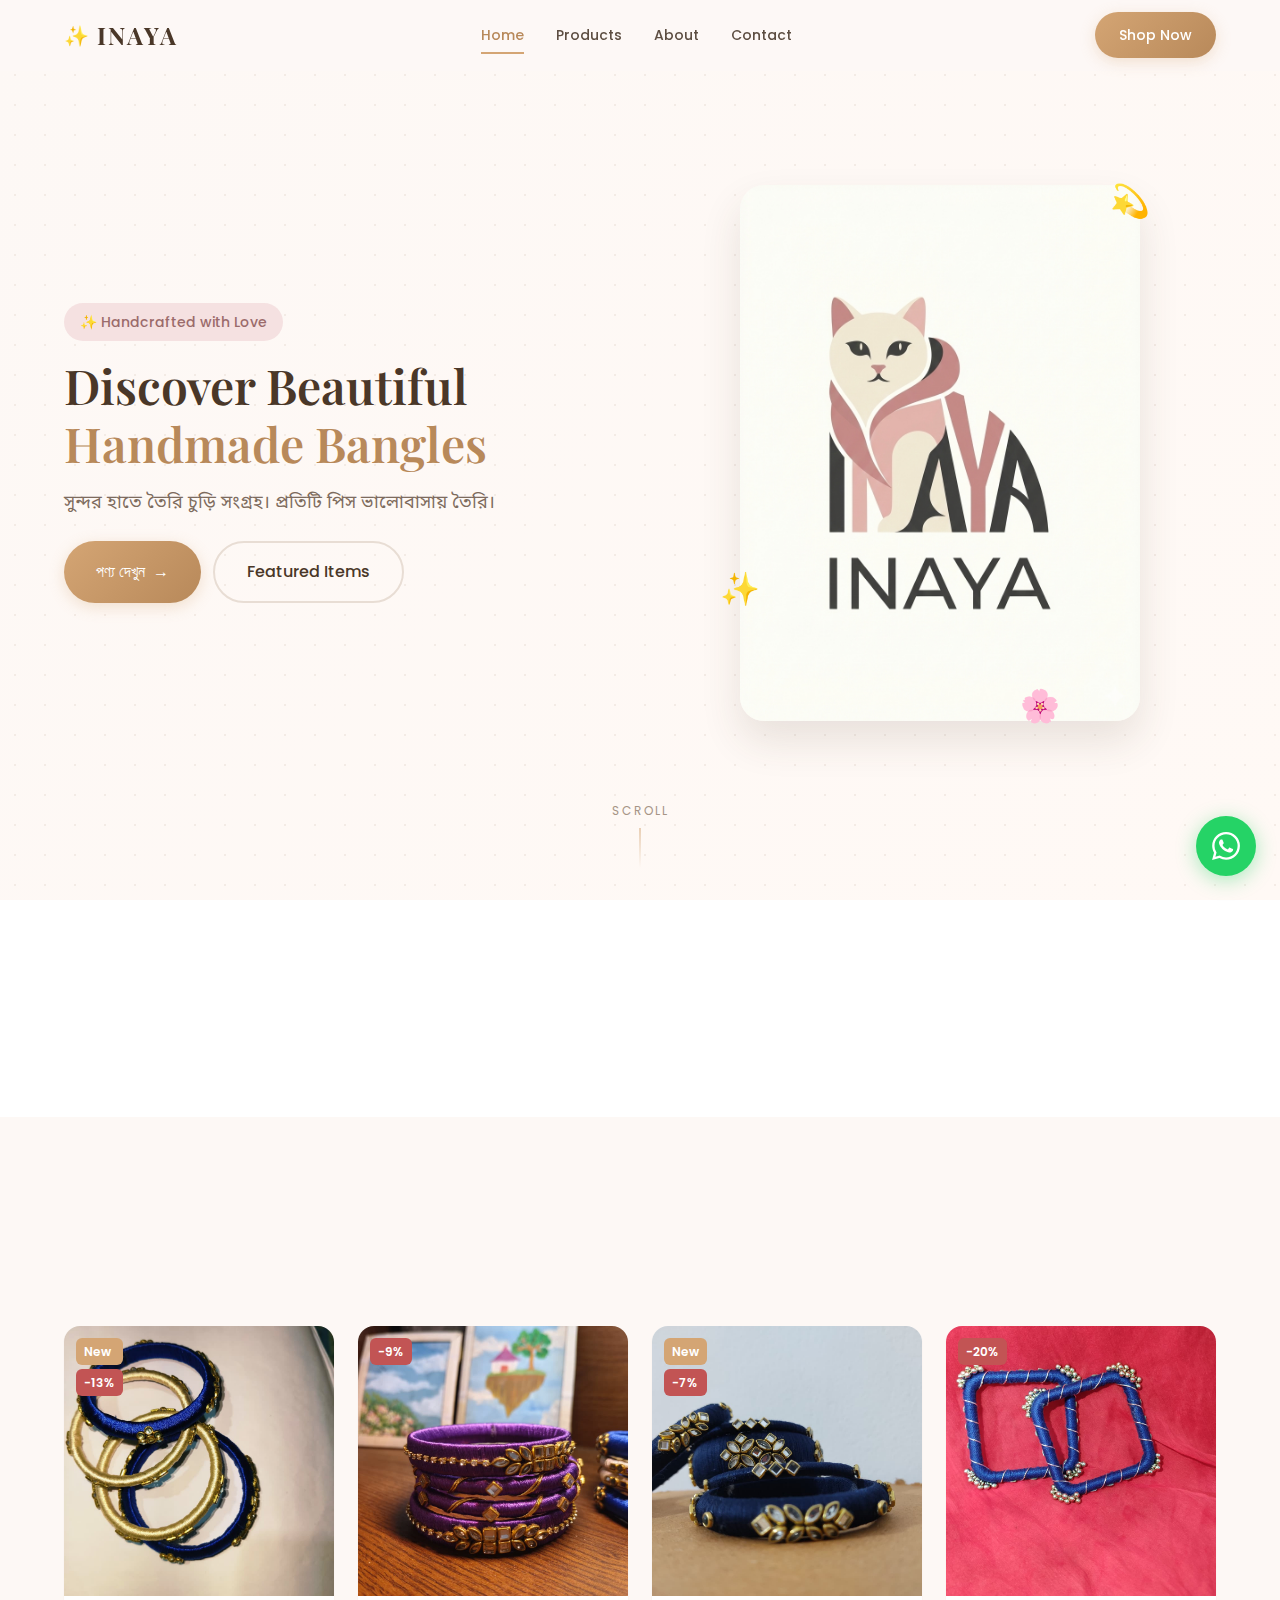
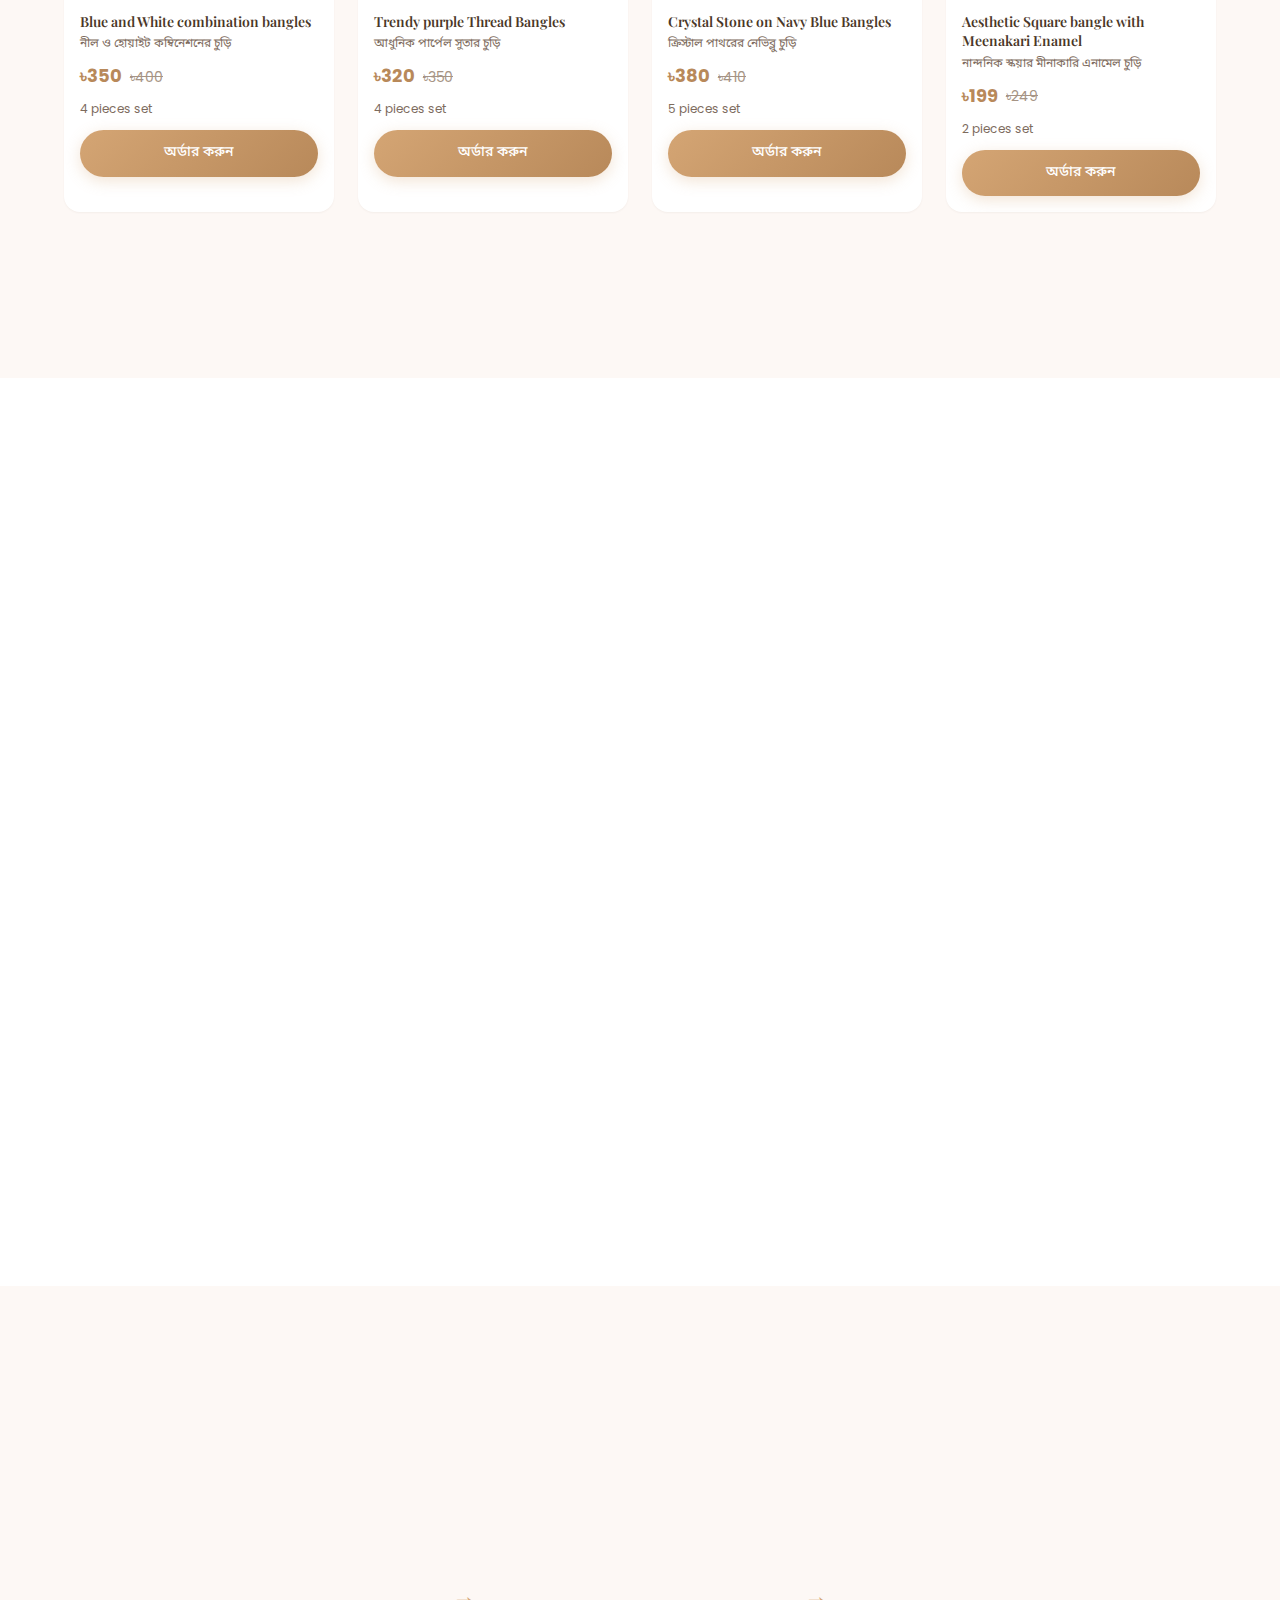
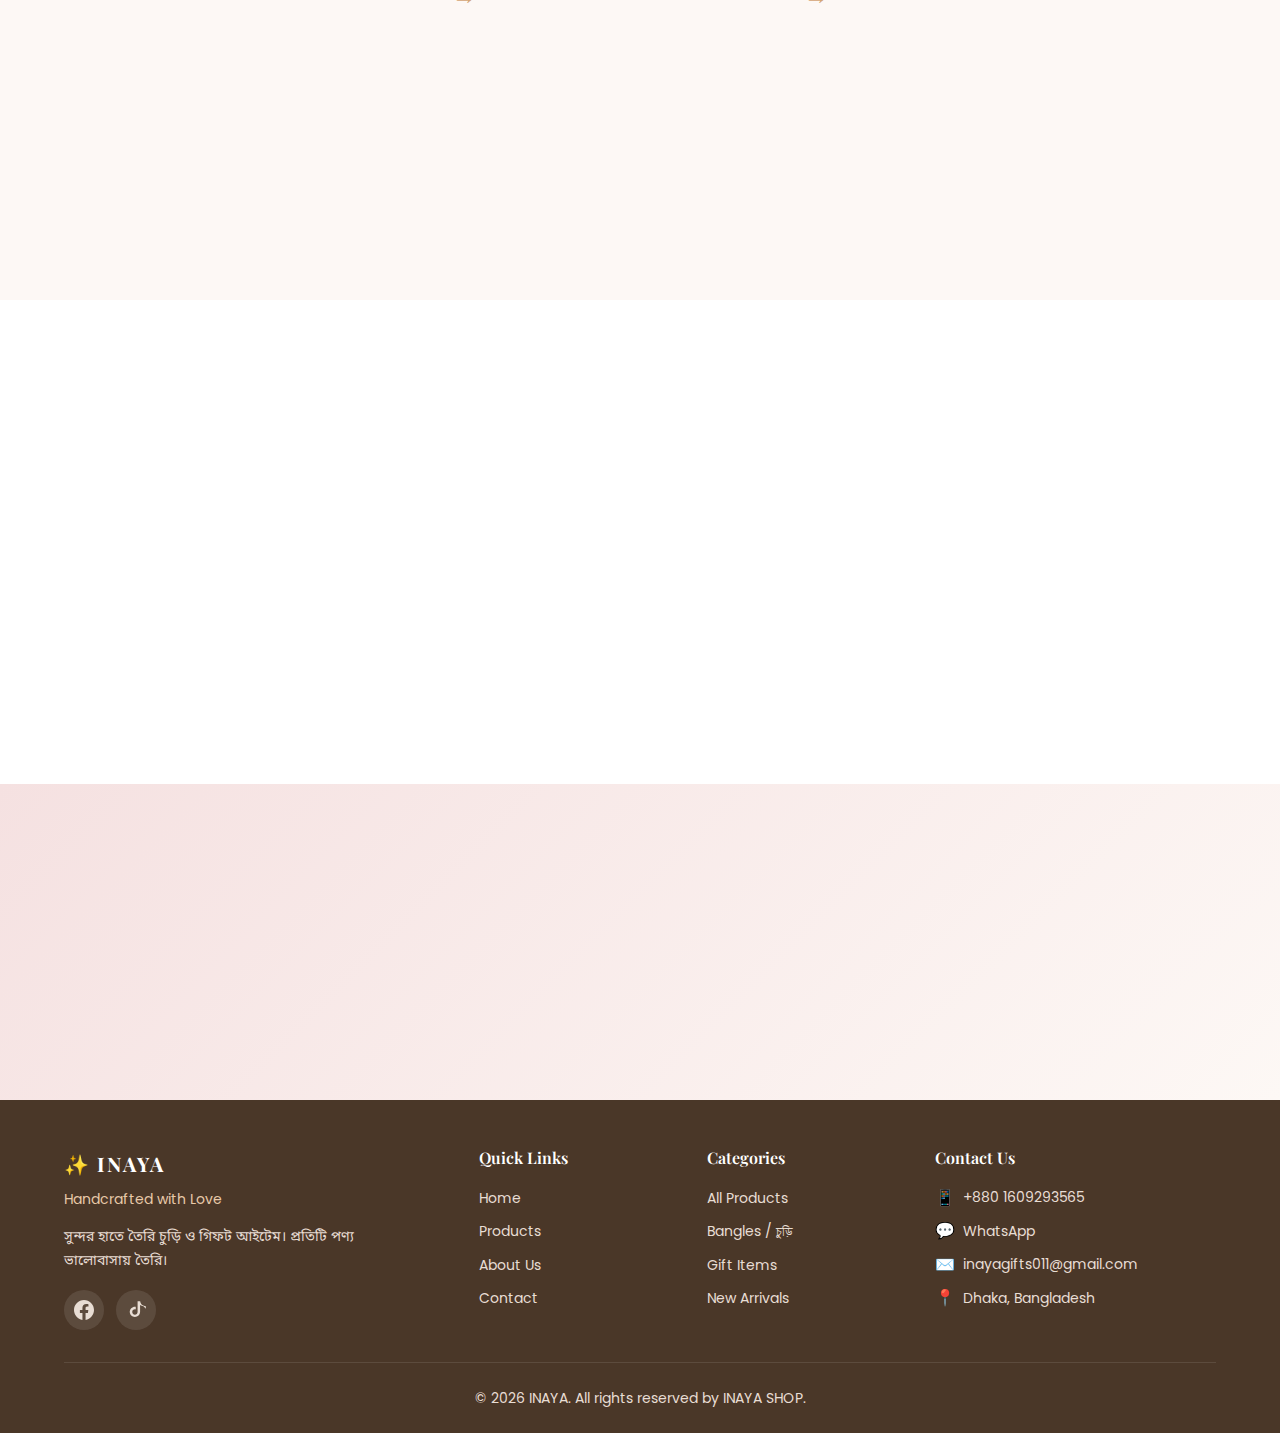
<file: index.html>
<!DOCTYPE html>
<html lang="bn">
<head>
    <meta charset="UTF-8">
    <meta name="viewport" content="width=device-width, initial-scale=1.0">
    <meta name="description" content="INAYA - হাতে তৈরি চুড়ি ও গিফট আইটেম। সুন্দর, সাশ্রয়ী এবং ভালোবাসায় তৈরি।">
    <meta name="theme-color" content="#D4A574">
    
    <title>INAYA - Handcrafted Bangles & Gifts</title>
    
    <!-- Fonts -->
    <link rel="preconnect" href="https://fonts.googleapis.com">
    <link rel="preconnect" href="https://fonts.gstatic.com" crossorigin>
    <link href="https://fonts.googleapis.com/css2?family=Playfair+Display:wght@400;500;600;700&family=Poppins:wght@300;400;500;600&family=Noto+Sans+Bengali:wght@400;500;600&display=swap" rel="stylesheet">
    
    <!-- Styles -->
    <link rel="stylesheet" href="css/style.css">
    
    <!-- Favicon -->
    <link rel="icon" type="image/svg+xml" href="data:image/svg+xml,<svg xmlns='http://www.w3.org/2000/svg' viewBox='0 0 100 100'><text y='.9em' font-size='90'>💫</text></svg>">
</head>

<body data-page="home">
    
    <!-- ═══════════════════════════════════════════════════════════ -->
    <!-- HEADER -->
    <!-- ═══════════════════════════════════════════════════════════ -->
    <header class="header">
        <div class="container header-container">
            <!-- Logo -->
            <a href="index.html" class="logo">
                <span class="logo-icon">✨</span>
                <span class="logo-text">INAYA</span>
            </a>
            
            <!-- Desktop Navigation -->
            <nav class="nav-desktop">
                <a href="index.html" class="nav-link active">Home</a>
                <a href="products.html" class="nav-link">Products</a>
                <a href="about.html" class="nav-link">About</a>
                <a href="contact.html" class="nav-link">Contact</a>
            </nav>
            
            <!-- CTA Button -->
            <a href="products.html" class="btn btn-primary header-cta">
                Shop Now
            </a>
            
            <!-- Mobile Menu Toggle -->
            <button class="menu-toggle" id="menu-toggle" aria-label="Open menu">
                <span class="menu-bar"></span>
                <span class="menu-bar"></span>
                <span class="menu-bar"></span>
            </button>
        </div>
    </header>
    
    <!-- Mobile Menu Overlay -->
    <div class="menu-overlay" id="menu-overlay"></div>
    
    <!-- Mobile Menu -->
    <div class="mobile-menu" id="mobile-menu">
        <button class="menu-close" id="menu-close" aria-label="Close menu">✕</button>
        <nav class="mobile-nav">
            <a href="index.html" class="mobile-nav-link active">Home</a>
            <a href="products.html" class="mobile-nav-link">Products</a>
            <a href="about.html" class="mobile-nav-link">About</a>
            <a href="contact.html" class="mobile-nav-link">Contact</a>
        </nav>
        <div class="mobile-menu-footer">
            <a href="products.html" class="btn btn-primary btn-block">Shop Now ✨</a>
        </div>
    </div>
    
    
    <!-- ═══════════════════════════════════════════════════════════ -->
    <!-- HERO SECTION -->
    <!-- ═══════════════════════════════════════════════════════════ -->
    <section class="hero">
        <div class="hero-bg-pattern"></div>
        <div class="container hero-container">
            <div class="hero-content">
                <span class="hero-tag animate-on-scroll">✨ Handcrafted with Love</span>
                <h1 class="hero-title animate-on-scroll">
                    Discover Beautiful
                    <span class="highlight">Handmade Bangles</span>
                </h1>
                <p class="hero-subtitle animate-on-scroll">
                    সুন্দর হাতে তৈরি চুড়ি সংগ্রহ। প্রতিটি পিস ভালোবাসায় তৈরি।
                </p>
                <div class="hero-buttons animate-on-scroll">
                    <a href="products.html" class="btn btn-primary btn-large">
                        <span>পণ্য দেখুন</span>
                        <span class="btn-icon">→</span>
                    </a>
                    <a href="#featured" class="btn btn-outline btn-large">
                        Featured Items
                    </a>
                </div>
            </div>
            <div class="hero-image animate-on-scroll">
                <div class="hero-image-wrapper">
                        <img 
                        src="./assets/images/inayaLogo2.png" 
                        alt="Beautiful handmade bangles"
                        class="hero-img"
                    >
                    <div class="hero-decoration hero-decoration-1">💫</div>
                    <div class="hero-decoration hero-decoration-2">✨</div>
                    <div class="hero-decoration hero-decoration-3">🌸</div>
                </div>
            </div>
        </div>
        <div class="hero-scroll-indicator">
            <span>Scroll</span>
            <div class="scroll-line"></div>
        </div>
    </section>
    
    
    <!-- ═══════════════════════════════════════════════════════════ -->
    <!-- FEATURES SECTION -->
    <!-- ═══════════════════════════════════════════════════════════ -->
    <section class="features">
        <div class="container">
            <div class="features-grid">
                <div class="feature-card animate-on-scroll">
                    <div class="feature-icon">🎁</div>
                    <h3>হাতে তৈরি</h3>
                    <p>প্রতিটি পণ্য যত্ন সহকারে হাতে তৈরি</p>
                </div>
                <div class="feature-card animate-on-scroll">
                    <div class="feature-icon">🚚</div>
                    <h3>সারাদেশে ডেলিভারি</h3>
                    <p>বাংলাদেশের যেকোনো জায়গায় পৌঁছে দিই</p>
                </div>
                <div class="feature-card animate-on-scroll">
                    <div class="feature-icon">💝</div>
                    <h3>সুন্দর প্যাকেজিং</h3>
                    <p>গিফট করার উপযোগী সুন্দর প্যাকেজিং</p>
                </div>
                <div class="feature-card animate-on-scroll">
                    <div class="feature-icon">💬</div>
                    <h3>সহজ অর্ডার</h3>
                    <p>WhatsApp এ সরাসরি অর্ডার করুন</p>
                </div>
            </div>
        </div>
    </section>
    
    
    <!-- ═══════════════════════════════════════════════════════════ -->
    <!-- FEATURED PRODUCTS SECTION -->
    <!-- ═══════════════════════════════════════════════════════════ -->
    <section class="featured-section" id="featured">
        <div class="container">
            <div class="section-header animate-on-scroll">
                <span class="section-tag">✨ Our Collection</span>
                <h2 class="section-title">জনপ্রিয় পণ্য</h2>
                <p class="section-subtitle">Featured Products</p>
            </div>
            
            <!-- Products will be loaded here by JavaScript -->
            <div class="products-grid" id="featured-products">
                <!-- Loading skeleton -->
                <div class="product-skeleton"></div>
                <div class="product-skeleton"></div>
                <div class="product-skeleton"></div>
                <div class="product-skeleton"></div>
            </div>
            
            <div class="section-footer animate-on-scroll">
                <a href="products.html" class="btn btn-outline btn-large">
                    সব পণ্য দেখুন
                    <span class="btn-icon">→</span>
                </a>
            </div>
        </div>
    </section>
    
    
    <!-- ═══════════════════════════════════════════════════════════ -->
    <!-- ABOUT PREVIEW SECTION -->
    <!-- ═══════════════════════════════════════════════════════════ -->
    <section class="about-preview">
        <div class="container">
            <div class="about-preview-grid">
                <div class="about-preview-image animate-on-scroll">
                    <img 
                        src="./assets/images/iconic2.jpg" 
                        alt="Handmade bangles crafting"
                    >
                    <div class="about-preview-badge">
                        <span class="badge-number">20+</span>
                        <span class="badge-text">Happy Customers</span>
                    </div>
                </div>
                <div class="about-preview-content animate-on-scroll">
                    <span class="section-tag">✨ About INAYA</span>
                    <h2 class="section-title">ভালোবাসায় তৈরি</h2>
                    <p class="about-preview-text">
                        INAYA হলো একটি ছোট্ট উদ্যোগ যেখানে আমরা সুন্দর হাতে তৈরি চুড়ি ও গিফট আইটেম তৈরি করি। 
                        প্রতিটি পণ্য আমরা যত্ন সহকারে তৈরি করি এবং নিশ্চিত করি যে আপনি সেরা মানের পণ্য পান।
                    </p>
                    <p class="about-preview-text">
                        আমাদের লক্ষ্য হলো সাশ্রয়ী মূল্যে সুন্দর এবং মানসম্পন্ন পণ্য আপনাদের কাছে পৌঁছে দেওয়া।
                    </p>
                    <ul class="about-features-list">
                        <li>
                            <span class="check-icon">✓</span>
                            <span>১০০% হ্যান্ডমেড প্রোডাক্ট</span>
                        </li>
                        <li>
                            <span class="check-icon">✓</span>
                            <span>প্রিমিয়াম কোয়ালিটি ম্যাটেরিয়াল</span>
                        </li>
                        <li>
                            <span class="check-icon">✓</span>
                            <span>ক্যাশ অন ডেলিভারি সুবিধা</span>
                        </li>
                    </ul>
                    <a href="about.html" class="btn btn-primary">
                        আরও জানুন
                        <span class="btn-icon">→</span>
                    </a>
                </div>
            </div>
        </div>
    </section>
    
    
    <!-- ═══════════════════════════════════════════════════════════ -->
    <!-- HOW TO ORDER SECTION -->
    <!-- ═══════════════════════════════════════════════════════════ -->
    <section class="how-to-order">
        <div class="container">
            <div class="section-header animate-on-scroll">
                <span class="section-tag">📦 Easy Process</span>
                <h2 class="section-title">কিভাবে অর্ডার করবেন</h2>
                <p class="section-subtitle">Simple 3-Step Order Process</p>
            </div>
            
            <div class="steps-grid">
                <div class="step-card animate-on-scroll">
                    <div class="step-number">১</div>
                    <div class="step-icon">🛍️</div>
                    <h3>পণ্য নির্বাচন</h3>
                    <p>আমাদের কালেকশন থেকে পছন্দের চুড়ি বা গিফট বেছে নিন</p>
                </div>
                
                <div class="step-connector">→</div>
                
                <div class="step-card animate-on-scroll">
                    <div class="step-number">২</div>
                    <div class="step-icon">📝</div>
                    <h3>তথ্য দিন</h3>
                    <p>আপনার নাম, ফোন নম্বর ও ঠিকানা দিয়ে অর্ডার ফর্ম পূরণ করুন</p>
                </div>
                
                <div class="step-connector">→</div>
                
                <div class="step-card animate-on-scroll">
                    <div class="step-number">৩</div>
                    <div class="step-icon">📱</div>
                    <h3>WhatsApp এ পাঠান</h3>
                    <p>সরাসরি WhatsApp এ অর্ডার কনফার্ম করুন</p>
                </div>
            </div>
            
            <div class="order-cta animate-on-scroll">
                <p>কোন প্রশ্ন থাকলে সরাসরি যোগাযোগ করুন</p>
                <a href="https://wa.me/8801609293565" class="btn btn-whatsapp btn-large" target="_blank">
                    <span class="whatsapp-icon">
                        <svg viewBox="0 0 24 24" fill="currentColor" width="24" height="24">
                            <path d="M17.472 14.382c-.297-.149-1.758-.867-2.03-.967-.273-.099-.471-.148-.67.15-.197.297-.767.966-.94 1.164-.173.199-.347.223-.644.075-.297-.15-1.255-.463-2.39-1.475-.883-.788-1.48-1.761-1.653-2.059-.173-.297-.018-.458.13-.606.134-.133.298-.347.446-.52.149-.174.198-.298.298-.497.099-.198.05-.371-.025-.52-.075-.149-.669-1.612-.916-2.207-.242-.579-.487-.5-.669-.51-.173-.008-.371-.01-.57-.01-.198 0-.52.074-.792.372-.272.297-1.04 1.016-1.04 2.479 0 1.462 1.065 2.875 1.213 3.074.149.198 2.096 3.2 5.077 4.487.709.306 1.262.489 1.694.625.712.227 1.36.195 1.871.118.571-.085 1.758-.719 2.006-1.413.248-.694.248-1.289.173-1.413-.074-.124-.272-.198-.57-.347m-5.421 7.403h-.004a9.87 9.87 0 01-5.031-1.378l-.361-.214-3.741.982.998-3.648-.235-.374a9.86 9.86 0 01-1.51-5.26c.001-5.45 4.436-9.884 9.888-9.884 2.64 0 5.122 1.03 6.988 2.898a9.825 9.825 0 012.893 6.994c-.003 5.45-4.437 9.884-9.885 9.884m8.413-18.297A11.815 11.815 0 0012.05 0C5.495 0 .16 5.335.157 11.892c0 2.096.547 4.142 1.588 5.945L.057 24l6.305-1.654a11.882 11.882 0 005.683 1.448h.005c6.554 0 11.89-5.335 11.893-11.893a11.821 11.821 0 00-3.48-8.413z"/>
                        </svg>
                    </span>
                    <span>WhatsApp এ মেসেজ করুন</span>
                </a>
            </div>
        </div>
    </section>
    
    
    <!-- ═══════════════════════════════════════════════════════════ -->
    <!-- TESTIMONIALS SECTION -->
    <!-- ═══════════════════════════════════════════════════════════ -->
    <section class="testimonials">
        <div class="container">
            <div class="section-header animate-on-scroll">
                <span class="section-tag">💬 Reviews</span>
                <h2 class="section-title">কাস্টমার রিভিউ</h2>
                <p class="section-subtitle">What Our Customers Say</p>
            </div>
            
            <div class="testimonials-grid">
                <div class="testimonial-card animate-on-scroll">
                    <div class="testimonial-stars">★★★★</div>
                    <p class="testimonial-text">
                        "অনেক সুন্দর চুড়ি পেয়েছি। কোয়ালিটি অসাধারণ। আবার অর্ডার করবো ইনশাআল্লাহ।"
                    </p>
                    <div class="testimonial-author">
                        <div class="author-avatar">ব</div>
                        <div class="author-info">
                            <span class="author-name">বৃষ্টি আক্তার</span>
                            <span class="author-location">ঢাকা</span>
                        </div>
                    </div>
                </div>
                
                <div class="testimonial-card animate-on-scroll">
                    <div class="testimonial-stars">★★★★★</div>
                    <p class="testimonial-text">
                        "বোনের জন্মদিনে গিফট হিসেবে দিয়েছিলাম। সে অনেক খুশি হয়েছে। প্যাকেজিংও সুন্দর ছিল।"
                    </p>
                    <div class="testimonial-author">
                        <div class="author-avatar">জ</div>
                        <div class="author-info">
                            <span class="author-name"> আলী আরমান জায়েদ</span>
                            <span class="author-location">গাজীপুর</span>
                        </div>
                    </div>
                </div>
                
                <div class="testimonial-card animate-on-scroll">
                    <div class="testimonial-stars">★★★★★</div>
                    <p class="testimonial-text">
                        "দাম অনুযায়ী অনেক ভালো মানের প্রোডাক্ট। ডেলিভারিও দ্রুত ছিল। ধন্যবাদ INAYA!"
                    </p>
                    <div class="testimonial-author">
                        <div class="author-avatar">র</div>
                        <div class="author-info">
                            <span class="author-name">সাদিয়া জাহান রূপালী</span>
                            <span class="author-location">ঢাকা</span>
                        </div>
                    </div>
                </div>
            </div>
        </div>
    </section>
    
    
    <!-- ═══════════════════════════════════════════════════════════ -->
    <!-- INSTAGRAM CTA SECTION -->
    <!-- ═══════════════════════════════════════════════════════════ -->
    <section class="instagram-cta">
        <div class="container">
            <div class="instagram-cta-content animate-on-scroll">
                <span class="instagram-icon" aria-hidden="true">
                    <svg xmlns="http://www.w3.org/2000/svg" width="28" height="28" viewBox="0 0 24 24" fill="#000000">
                    <path d="M21 7.5c-1.5 0-3-.5-4.1-1.4v8.1c0 3.4-2.8 6.2-6.2 6.2S4.5 17.6 4.5 14.2c0-3.4 2.8-6.2 6.2-6.2.3 0 .7 0 1 .1v3.3c-.3-.1-.6-.2-1-.2-1.8 0-3.2 1.4-3.2 3.2s1.4 3.2 3.2 3.2 3.2-1.4 3.2-3.2V1.5h3.1c.2 1.8 1.1 3.4 2.5 4.5 1.2.9 2.7 1.4 4.3 1.5v3z"/>
                    </svg>
                </span>
                <h2>Follow Us on TikTok</h2>
                <p>নতুন কালেকশন ও আপডেট পেতে ফলো করুন</p>
                <a href="https://www.facebook.com/share/17twxBWPaa/" class="btn btn-instagram" target="_blank">
                    Inaya Gifts
                </a>
            </div>
        </div>
    </section>
    
    
    <!-- ═══════════════════════════════════════════════════════════ -->
    <!-- FOOTER -->
    <!-- ═══════════════════════════════════════════════════════════ -->
    <footer class="footer">
        <div class="container">
            <div class="footer-grid">
                <!-- Brand Column -->
                <div class="footer-brand">
                    <a href="index.html" class="footer-logo">
                        <span class="logo-icon">✨</span>
                        <span class="logo-text">INAYA</span>
                    </a>
                    <p class="footer-tagline">Handcrafted with Love</p>
                    <p class="footer-description">
                        সুন্দর হাতে তৈরি চুড়ি ও গিফট আইটেম। প্রতিটি পণ্য ভালোবাসায় তৈরি।
                    </p>
                    <div class="footer-social">
                        <a href="https://www.facebook.com/share/17twxBWPaa/" target="_blank" class="social-link" aria-label="Facebook">
                            <svg viewBox="0 0 24 24" fill="currentColor" width="20" height="20">
                                <path d="M24 12.073c0-6.627-5.373-12-12-12s-12 5.373-12 12c0 5.99 4.388 10.954 10.125 11.854v-8.385H7.078v-3.47h3.047V9.43c0-3.007 1.792-4.669 4.533-4.669 1.312 0 2.686.235 2.686.235v2.953H15.83c-1.491 0-1.956.925-1.956 1.874v2.25h3.328l-.532 3.47h-2.796v8.385C19.612 23.027 24 18.062 24 12.073z"/>
                            </svg>
                        </a>
                        <a href="https://www.tiktok.com/@inayagifts" target="_blank" class="social-link" aria-label="TikTok">
                        <svg viewBox="0 0 24 24" fill="currentColor" width="20" height="20">
                            <path d="M21 7.5c-1.5 0-3-.5-4.1-1.4v8.1c0 3.4-2.8 6.2-6.2 6.2S4.5 17.6 4.5 14.2c0-3.4 2.8-6.2 6.2-6.2.3 0 .7 0 1 .1v3.3c-.3-.1-.6-.2-1-.2-1.8 0-3.2 1.4-3.2 3.2s1.4 3.2 3.2 3.2 3.2-1.4 3.2-3.2V1.5h3.1c.2 1.8 1.1 3.4 2.5 4.5 1.2.9 2.7 1.4 4.3 1.5v3z"/>
                        </svg>
                        </a>
                    </div>
                </div>
                
                <!-- Quick Links -->
                <div class="footer-links">
                    <h4>Quick Links</h4>
                    <ul>
                        <li><a href="index.html">Home</a></li>
                        <li><a href="products.html">Products</a></li>
                        <li><a href="about.html">About Us</a></li>
                        <li><a href="contact.html">Contact</a></li>
                    </ul>
                </div>
                
                <!-- Categories -->
                <div class="footer-links">
                    <h4>Categories</h4>
                    <ul>
                        <li><a href="products.html">All Products</a></li>
                        <li><a href="products.html?category=bangles">Bangles / চুড়ি</a></li>
                        <li><a href="products.html">Gift Items</a></li>
                        <li><a href="products.html">New Arrivals</a></li>
                    </ul>
                </div>
                
                <!-- Contact Info -->
                <div class="footer-contact">
                    <h4>Contact Us</h4>
                    <ul>
                        <li>
                            <span class="contact-icon">📱</span>
                            <a href="tel:+8801609293565">+880 1609293565</a>
                        </li>
                        <li>
                            <span class="contact-icon">💬</span>
                            <a href="https://wa.me/8801609293565">WhatsApp</a>
                        </li>
                        <li>
                            <span class="contact-icon">✉️</span>
                            <a href="mailto:inayagifts011@gmail.com">inayagifts011@gmail.com</a>
                        </li>
                        <li>
                            <span class="contact-icon">📍</span>
                            <span>Dhaka, Bangladesh</span>
                        </li>
                    </ul>
                </div>
            </div>
            
            <div class="footer-bottom">
                <p>&copy; 2026 INAYA. All rights reserved by INAYA SHOP.</p>
            </div>
        </div>
    </footer>
    
    
    <!-- ═══════════════════════════════════════════════════════════ -->
    <!-- WHATSAPP FLOATING BUTTON -->
    <!-- ═══════════════════════════════════════════════════════════ -->
    <a href="https://wa.me/8801609293565" class="whatsapp-float" target="_blank" aria-label="Chat on WhatsApp">
        <svg viewBox="0 0 24 24" fill="currentColor" width="28" height="28">
            <path d="M17.472 14.382c-.297-.149-1.758-.867-2.03-.967-.273-.099-.471-.148-.67.15-.197.297-.767.966-.94 1.164-.173.199-.347.223-.644.075-.297-.15-1.255-.463-2.39-1.475-.883-.788-1.48-1.761-1.653-2.059-.173-.297-.018-.458.13-.606.134-.133.298-.347.446-.52.149-.174.198-.298.298-.497.099-.198.05-.371-.025-.52-.075-.149-.669-1.612-.916-2.207-.242-.579-.487-.5-.669-.51-.173-.008-.371-.01-.57-.01-.198 0-.52.074-.792.372-.272.297-1.04 1.016-1.04 2.479 0 1.462 1.065 2.875 1.213 3.074.149.198 2.096 3.2 5.077 4.487.709.306 1.262.489 1.694.625.712.227 1.36.195 1.871.118.571-.085 1.758-.719 2.006-1.413.248-.694.248-1.289.173-1.413-.074-.124-.272-.198-.57-.347m-5.421 7.403h-.004a9.87 9.87 0 01-5.031-1.378l-.361-.214-3.741.982.998-3.648-.235-.374a9.86 9.86 0 01-1.51-5.26c.001-5.45 4.436-9.884 9.888-9.884 2.64 0 5.122 1.03 6.988 2.898a9.825 9.825 0 012.893 6.994c-.003 5.45-4.437 9.884-9.885 9.884m8.413-18.297A11.815 11.815 0 0012.05 0C5.495 0 .16 5.335.157 11.892c0 2.096.547 4.142 1.588 5.945L.057 24l6.305-1.654a11.882 11.882 0 005.683 1.448h.005c6.554 0 11.89-5.335 11.893-11.893a11.821 11.821 0 00-3.48-8.413z"/>
        </svg>
        <span class="whatsapp-tooltip">Chat with us!</span>
    </a>
    
    
    <!-- Scripts -->
    <script src="js/config.js"></script>
    <script src="js/products-data.js"></script>
    <script src="js/main.js"></script>
</body>
</html>
</file>
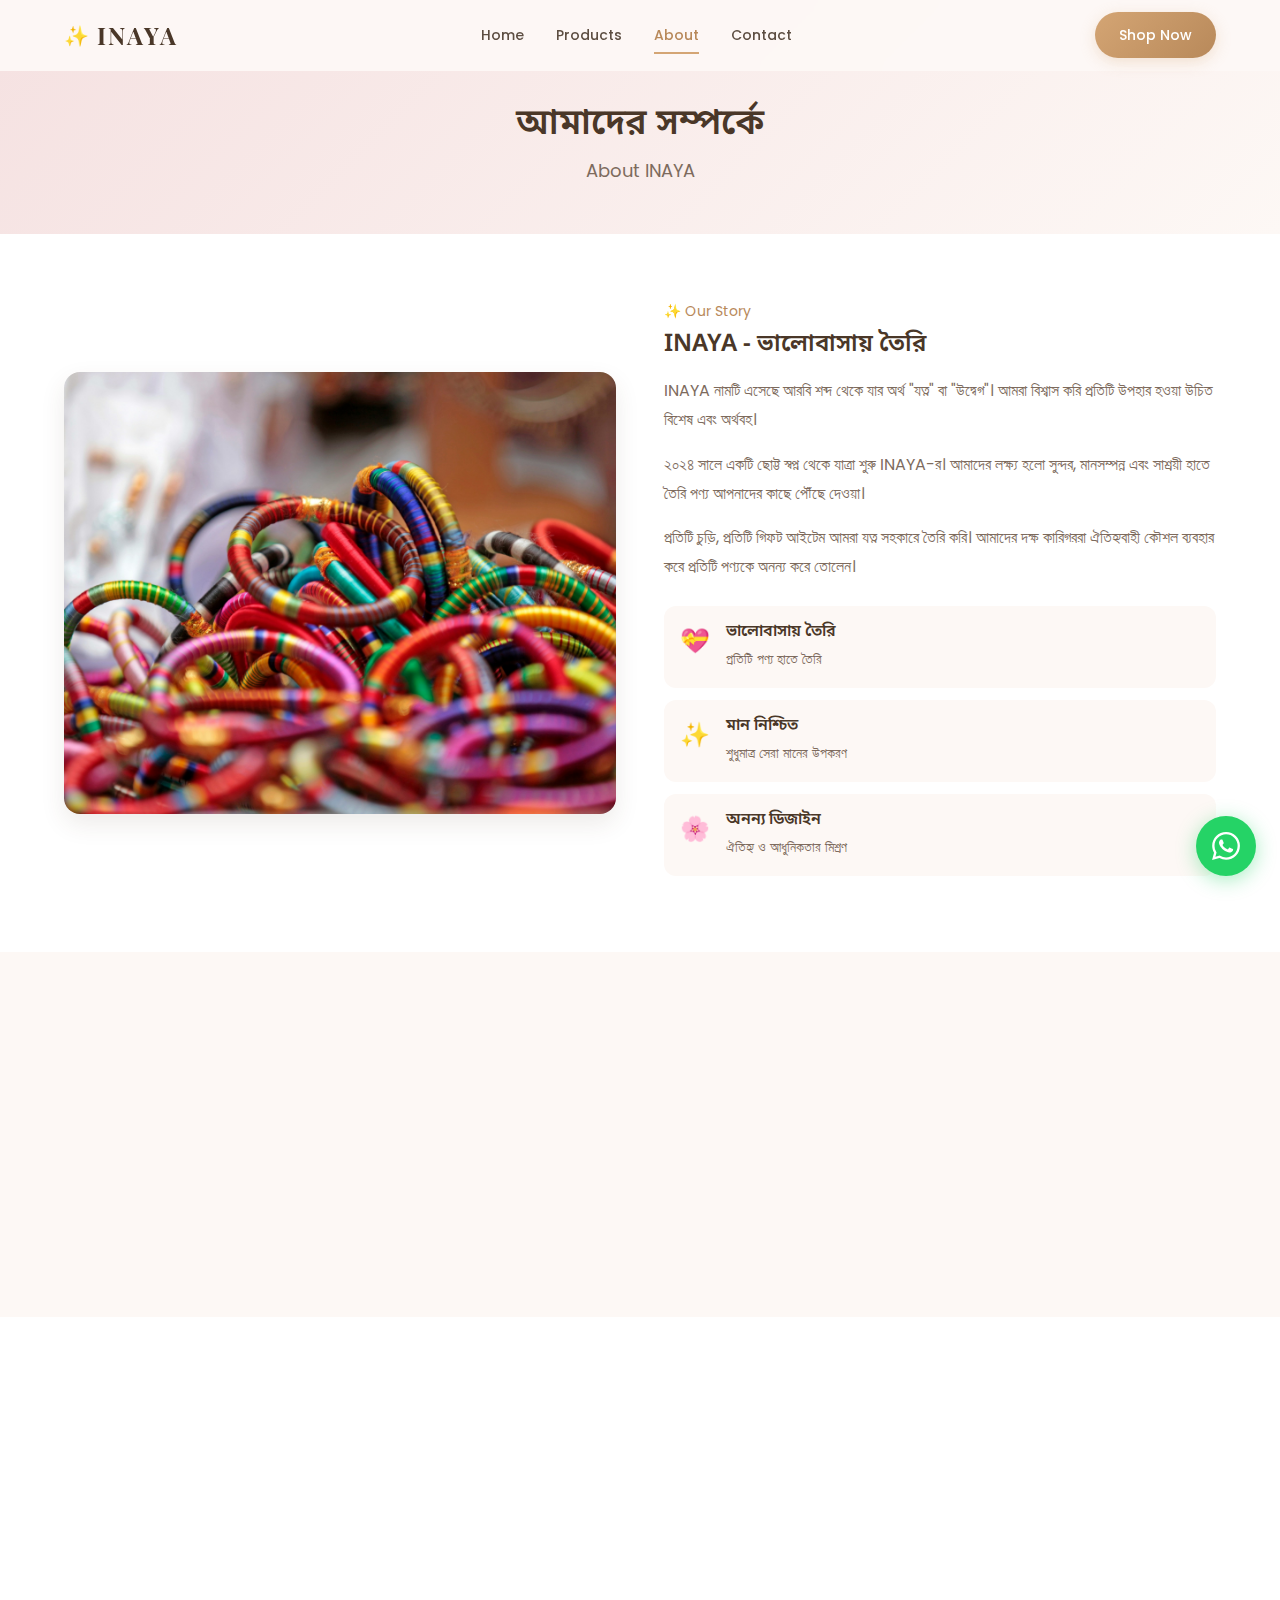
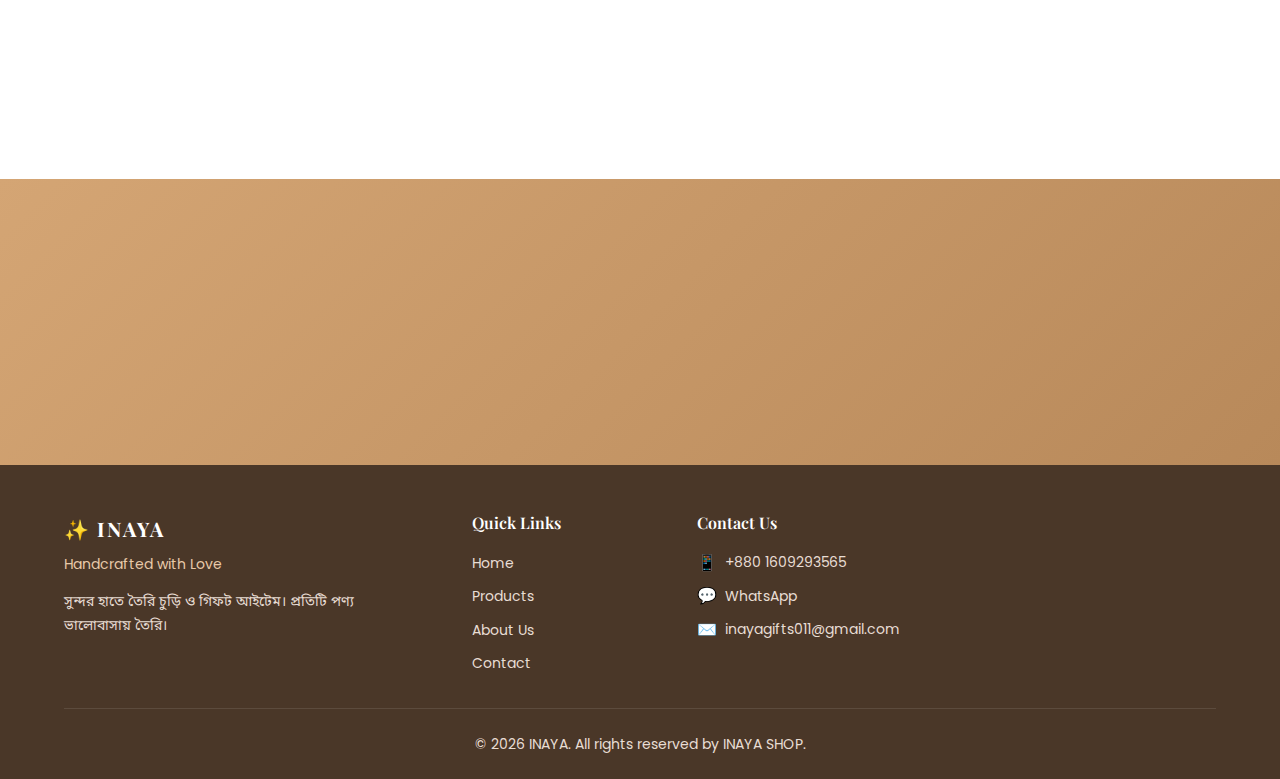
<file: about.html>
<!DOCTYPE html>
<html lang="bn">
<head>
    <meta charset="UTF-8">
    <meta name="viewport" content="width=device-width, initial-scale=1.0">
    <meta name="description" content="INAYA সম্পর্কে জানুন - আমাদের গল্প এবং মিশন।">
    <title>About Us - INAYA</title>
    
    <link rel="preconnect" href="https://fonts.googleapis.com">
    <link rel="preconnect" href="https://fonts.gstatic.com" crossorigin>
    <link href="https://fonts.googleapis.com/css2?family=Playfair+Display:wght@400;500;600;700&family=Poppins:wght@300;400;500;600&family=Noto+Sans+Bengali:wght@400;500;600&display=swap" rel="stylesheet">
    <link rel="stylesheet" href="css/style.css">
    <link rel="icon" type="image/svg+xml" href="data:image/svg+xml,<svg xmlns='http://www.w3.org/2000/svg' viewBox='0 0 100 100'><text y='.9em' font-size='90'>💫</text></svg>">
</head>

<body data-page="about">
    
    <!-- Header -->
    <header class="header">
        <div class="container header-container">
            <a href="index.html" class="logo">
                <span class="logo-icon">✨</span>
                <span class="logo-text">INAYA</span>
            </a>
            
            <nav class="nav-desktop">
                <a href="index.html" class="nav-link">Home</a>
                <a href="products.html" class="nav-link">Products</a>
                <a href="about.html" class="nav-link active">About</a>
                <a href="contact.html" class="nav-link">Contact</a>
            </nav>
            
            <a href="products.html" class="btn btn-primary header-cta">Shop Now</a>
            
            <button class="menu-toggle" id="menu-toggle" aria-label="Open menu">
                <span class="menu-bar"></span>
                <span class="menu-bar"></span>
                <span class="menu-bar"></span>
            </button>
        </div>
    </header>
    
    <!-- Mobile Menu -->
    <div class="menu-overlay" id="menu-overlay"></div>
    <div class="mobile-menu" id="mobile-menu">
        <button class="menu-close" id="menu-close" aria-label="Close menu">✕</button>
        <nav class="mobile-nav">
            <a href="index.html" class="mobile-nav-link">Home</a>
            <a href="products.html" class="mobile-nav-link">Products</a>
            <a href="about.html" class="mobile-nav-link active">About</a>
            <a href="contact.html" class="mobile-nav-link">Contact</a>
        </nav>
    </div>
    
    
    <!-- Page Header -->
    <section class="page-header page-header-large">
        <div class="container">
            <h1 class="page-title">আমাদের সম্পর্কে</h1>
            <p class="page-subtitle">About INAYA</p>
        </div>
    </section>
    
    
    <!-- About Content -->
    <section class="about-content-section">
        <div class="container">
            <div class="about-content-grid">
                <div class="about-image animate-on-scroll">
                    <img 
                        src="./assets/images/iconic1.jpg" 
                        alt="INAYA Handmade Products"
                    >
                </div>
                
                <div class="about-text animate-on-scroll">
                    <span class="section-tag">✨ Our Story</span>
                    <h2>INAYA - ভালোবাসায় তৈরি</h2>
                    
                    <p>
                        INAYA নামটি এসেছে আরবি শব্দ থেকে যার অর্থ "যত্ন" বা "উদ্বেগ"। আমরা বিশ্বাস করি প্রতিটি উপহার হওয়া উচিত বিশেষ এবং অর্থবহ।
                    </p>
                    
                    <p>
                        ২০২৪ সালে একটি ছোট্ট স্বপ্ন থেকে যাত্রা শুরু INAYA-র। আমাদের লক্ষ্য হলো সুন্দর, মানসম্পন্ন এবং সাশ্রয়ী হাতে তৈরি পণ্য আপনাদের কাছে পৌঁছে দেওয়া।
                    </p>
                    
                    <p>
                        প্রতিটি চুড়ি, প্রতিটি গিফট আইটেম আমরা যত্ন সহকারে তৈরি করি। আমাদের দক্ষ কারিগররা ঐতিহ্যবাহী কৌশল ব্যবহার করে প্রতিটি পণ্যকে অনন্য করে তোলেন।
                    </p>
                    
                    <div class="about-values">
                        <div class="value-item">
                            <span class="value-icon">💝</span>
                            <div>
                                <h4>ভালোবাসায় তৈরি</h4>
                                <p>প্রতিটি পণ্য হাতে তৈরি</p>
                            </div>
                        </div>
                        <div class="value-item">
                            <span class="value-icon">✨</span>
                            <div>
                                <h4>মান নিশ্চিত</h4>
                                <p>শুধুমাত্র সেরা মানের উপকরণ</p>
                            </div>
                        </div>
                        <div class="value-item">
                            <span class="value-icon">🌸</span>
                            <div>
                                <h4>অনন্য ডিজাইন</h4>
                                <p>ঐতিহ্য ও আধুনিকতার মিশ্রণ</p>
                            </div>
                        </div>
                    </div>
                </div>
            </div>
        </div>
    </section>
    
    
    <!-- Mission Section -->
    <section class="mission-section">
        <div class="container">
            <div class="mission-grid">
                <div class="mission-card animate-on-scroll">
                    <div class="mission-icon">🎯</div>
                    <h3>আমাদের মিশন</h3>
                    <p>
                        সাশ্রয়ী মূল্যে সুন্দর এবং মানসম্পন্ন হাতে তৈরি পণ্য সবার কাছে পৌঁছে দেওয়া।
                    </p>
                </div>
                
                <div class="mission-card animate-on-scroll">
                    <div class="mission-icon">👁️</div>
                    <h3>আমাদের ভিশন</h3>
                    <p>
                        বাংলাদেশের সবচেয়ে বিশ্বস্ত হ্যান্ডমেড গিফট ব্র্যান্ড হিসেবে পরিচিত হওয়া এবং দেশীয় শিল্পকে তুলে ধরা।
                    </p>
                </div>
                
                <div class="mission-card animate-on-scroll">
                    <div class="mission-icon">💎</div>
                    <h3>আমাদের মূল্যবোধ</h3>
                    <p>
                        সততা, মান, সৃজনশীলতা এবং গ্রাহক সন্তুষ্টি - এই চারটি মূল্যবোধের উপর ভিত্তি করে আমরা কাজ করি।
                    </p>
                </div>
            </div>
        </div>
    </section>
    
    
    <!-- Why Choose Us -->
    <section class="why-choose-section">
        <div class="container">
            <div class="section-header animate-on-scroll">
                <span class="section-tag">💫 Why Us</span>
                <h2 class="section-title">কেন INAYA বেছে নেবেন?</h2>
            </div>
            
            <div class="why-choose-grid">
                <div class="why-item animate-on-scroll">
                    <div class="why-number">০১</div>
                    <h4>১০০% হ্যান্ডমেড</h4>
                    <p>প্রতিটি পণ্য হাতে তৈরি, কোন মেশিন প্রোডাকশন নয়</p>
                </div>
                
                <div class="why-item animate-on-scroll">
                    <div class="why-number">০২</div>
                    <h4>ফেয়ার প্রাইস</h4>
                    <p>মধ্যস্বত্বভোগী ছাড়া সরাসরি আপনার কাছে</p>
                </div>
                
                <div class="why-item animate-on-scroll">
                    <div class="why-number">০৩</div>
                    <h4>দ্রুত ডেলিভারি</h4>
                    <p>ঢাকায় ২-৩ দিন, ঢাকার বাইরে ৩-৫ দিন</p>
                </div>
                
                <div class="why-item animate-on-scroll">
                    <div class="why-number">০৪</div>
                    <h4>সুন্দর প্যাকেজিং</h4>
                    <p>গিফট করার জন্য প্রস্তুত প্রিমিয়াম প্যাকেজিং</p>
                </div>
                
                <div class="why-item animate-on-scroll">
                    <div class="why-number">০৫</div>
                    <h4>সহজ অর্ডার</h4>
                    <p>WhatsApp এ মেসেজ করুন, কোন ঝামেলা নেই</p>
                </div>
                
                <div class="why-item animate-on-scroll">
                    <div class="why-number">০৬</div>
                    <h4>ক্যাশ অন ডেলিভারি</h4>
                    <p>পণ্য হাতে পেয়ে পেমেন্ট করুন</p>
                </div>
            </div>
        </div>
    </section>
    
    
    <!-- CTA Section -->
    <section class="about-cta-section">
        <div class="container">
            <div class="about-cta-content animate-on-scroll">
                <h2>আজই আমাদের কালেকশন দেখুন</h2>
                <p>সুন্দর হাতে তৈরি চুড়ি ও গিফট আইটেম অপেক্ষা করছে আপনার জন্য</p>
                <div class="cta-buttons">
                    <a href="products.html" class="btn btn-primary btn-large">
                        পণ্য দেখুন
                        <span>→</span>
                    </a>
                    <a href="https://wa.me/8801609293565" class="btn btn-whatsapp btn-large" target="_blank">
                        WhatsApp এ যোগাযোগ
                    </a>
                </div>
            </div>
        </div>
    </section>
    
    
    <!-- Footer -->
    <footer class="footer">
        <div class="container">
            <div class="footer-grid">
                <div class="footer-brand">
                    <a href="index.html" class="footer-logo">
                        <span class="logo-icon">✨</span>
                        <span class="logo-text">INAYA</span>
                    </a>
                    <p class="footer-tagline">Handcrafted with Love</p>
                    <p class="footer-description">
                        সুন্দর হাতে তৈরি চুড়ি ও গিফট আইটেম। প্রতিটি পণ্য ভালোবাসায় তৈরি।
                    </p>
                </div>
                
                <div class="footer-links">
                    <h4>Quick Links</h4>
                    <ul>
                        <li><a href="index.html">Home</a></li>
                        <li><a href="products.html">Products</a></li>
                        <li><a href="about.html">About Us</a></li>
                        <li><a href="contact.html">Contact</a></li>
                    </ul>
                </div>
                
                <div class="footer-contact">
                    <h4>Contact Us</h4>
                    <ul>
                        <li>
                            <span class="contact-icon">📱</span>
                            <a href="tel:+8801609293565">+880 1609293565</a>
                        </li>
                        <li>
                            <span class="contact-icon">💬</span>
                            <a href="https://wa.me/8801609293565">WhatsApp</a>
                        </li>
                        <li>
                            <span class="contact-icon">✉️</span>
                            <a href="mailto:hello@inaya.com">inayagifts011@gmail.com</a>
                        </li>
                    </ul>
                </div>
            </div>
            
            <div class="footer-bottom">
                <p>&copy; 2026 INAYA. All rights reserved by INAYA SHOP.</p>
            </div>
        </div>
    </footer>
    
    
    <!-- WhatsApp Float -->
    <a href="https://wa.me/8801609293565" class="whatsapp-float" target="_blank" aria-label="Chat on WhatsApp">
        <svg viewBox="0 0 24 24" fill="currentColor" width="28" height="28">
            <path d="M17.472 14.382c-.297-.149-1.758-.867-2.03-.967-.273-.099-.471-.148-.67.15-.197.297-.767.966-.94 1.164-.173.199-.347.223-.644.075-.297-.15-1.255-.463-2.39-1.475-.883-.788-1.48-1.761-1.653-2.059-.173-.297-.018-.458.13-.606.134-.133.298-.347.446-.52.149-.174.198-.298.298-.497.099-.198.05-.371-.025-.52-.075-.149-.669-1.612-.916-2.207-.242-.579-.487-.5-.669-.51-.173-.008-.371-.01-.57-.01-.198 0-.52.074-.792.372-.272.297-1.04 1.016-1.04 2.479 0 1.462 1.065 2.875 1.213 3.074.149.198 2.096 3.2 5.077 4.487.709.306 1.262.489 1.694.625.712.227 1.36.195 1.871.118.571-.085 1.758-.719 2.006-1.413.248-.694.248-1.289.173-1.413-.074-.124-.272-.198-.57-.347m-5.421 7.403h-.004a9.87 9.87 0 01-5.031-1.378l-.361-.214-3.741.982.998-3.648-.235-.374a9.86 9.86 0 01-1.51-5.26c.001-5.45 4.436-9.884 9.888-9.884 2.64 0 5.122 1.03 6.988 2.898a9.825 9.825 0 012.893 6.994c-.003 5.45-4.437 9.884-9.885 9.884m8.413-18.297A11.815 11.815 0 0012.05 0C5.495 0 .16 5.335.157 11.892c0 2.096.547 4.142 1.588 5.945L.057 24l6.305-1.654a11.882 11.882 0 005.683 1.448h.005c6.554 0 11.89-5.335 11.893-11.893a11.821 11.821 0 00-3.48-8.413z"/>
        </svg>
    </a>
    
    
    <script src="js/config.js"></script>
    <script src="js/products-data.js"></script>
    <script src="js/main.js"></script>
</body>
</html>
</file>
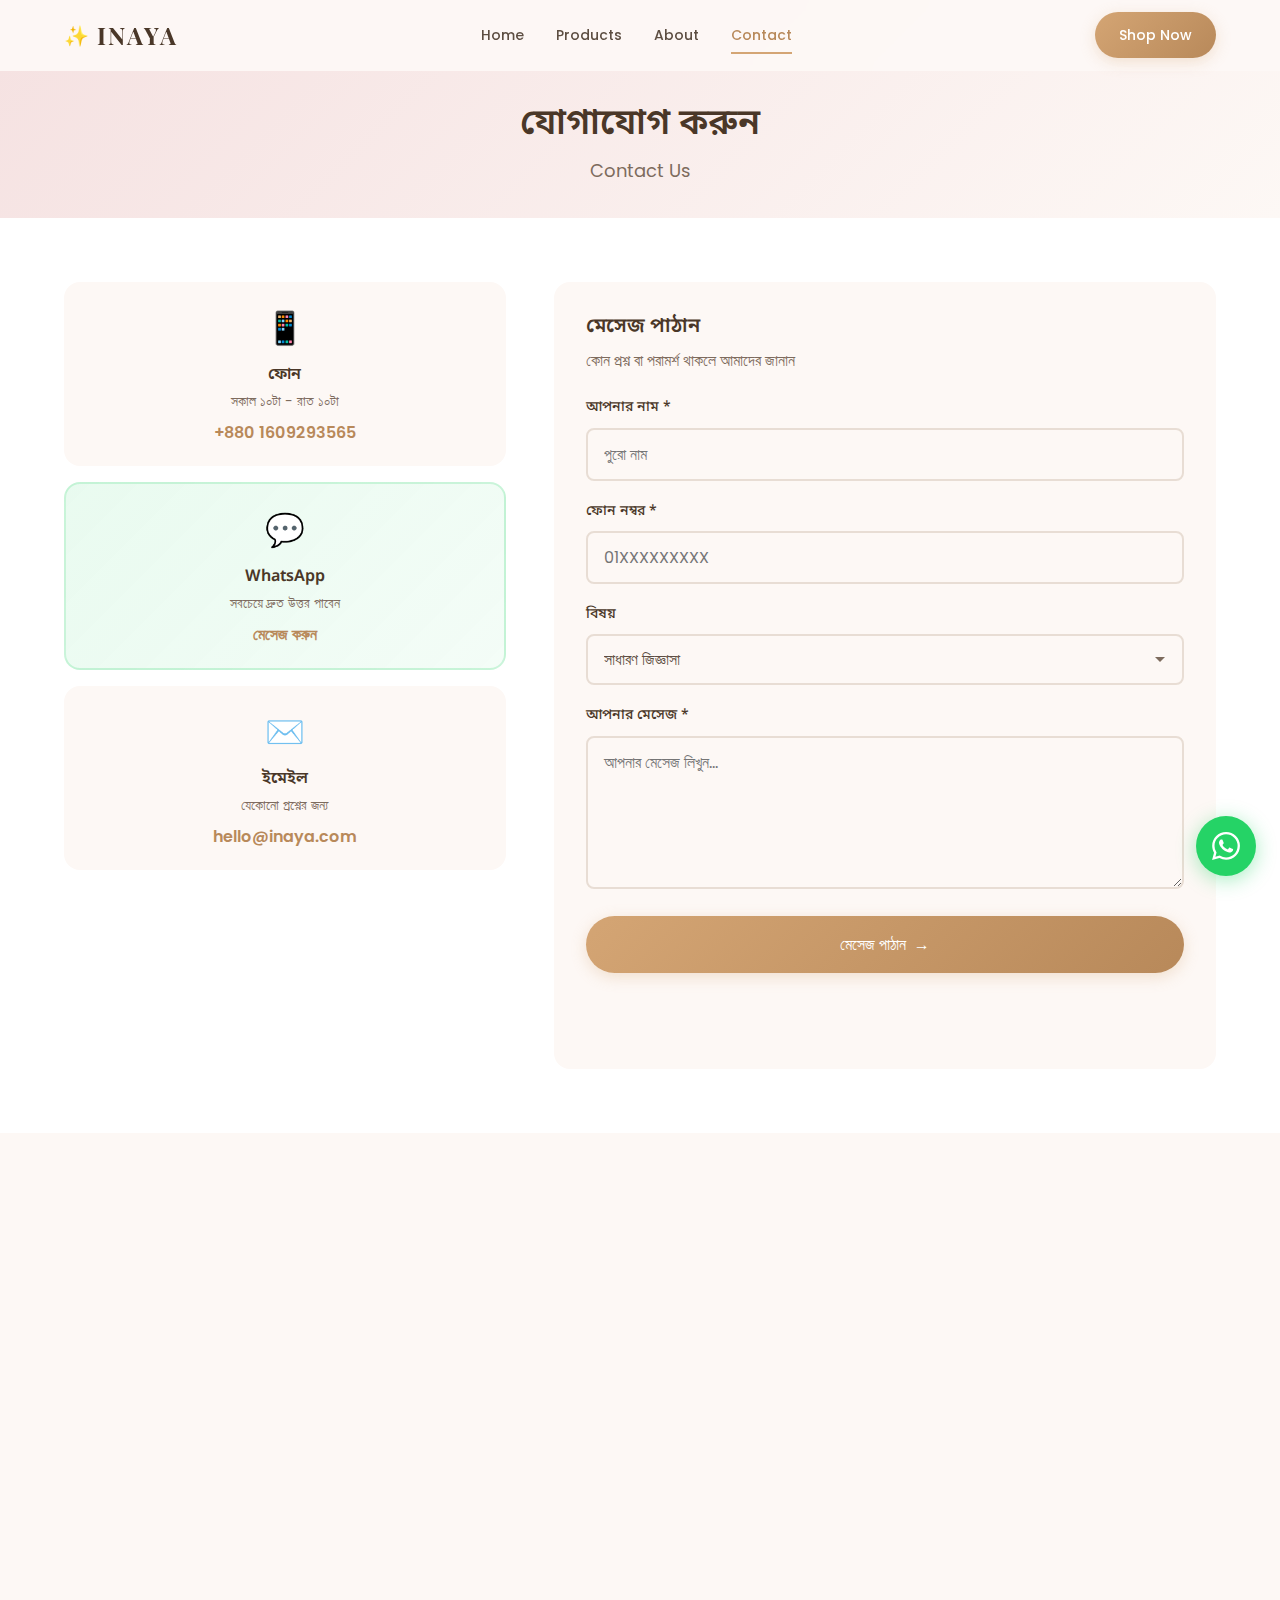
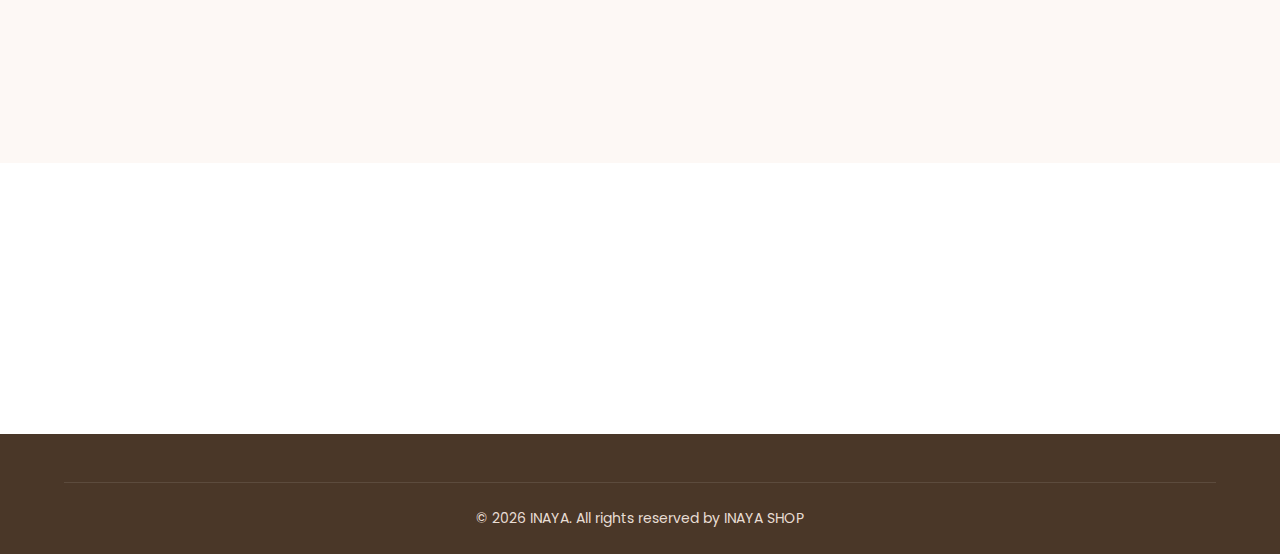
<file: contact.html>
<!DOCTYPE html>
<html lang="bn">
<head>
    <meta charset="UTF-8">
    <meta name="viewport" content="width=device-width, initial-scale=1.0">
    <meta name="description" content="INAYA - যোগাযোগ করুন। আমাদের সাথে কথা বলুন।">
    <title>Contact Us - INAYA</title>
    
    <link rel="preconnect" href="https://fonts.googleapis.com">
    <link rel="preconnect" href="https://fonts.gstatic.com" crossorigin>
    <link href="https://fonts.googleapis.com/css2?family=Playfair+Display:wght@400;500;600;700&family=Poppins:wght@300;400;500;600&family=Noto+Sans+Bengali:wght@400;500;600&display=swap" rel="stylesheet">
    <link rel="stylesheet" href="css/style.css">
    <link rel="icon" type="image/svg+xml" href="data:image/svg+xml,<svg xmlns='http://www.w3.org/2000/svg' viewBox='0 0 100 100'><text y='.9em' font-size='90'>💫</text></svg>">
</head>

<body data-page="contact">
    
    <!-- Header -->
    <header class="header">
        <div class="container header-container">
            <a href="index.html" class="logo">
                <span class="logo-icon">✨</span>
                <span class="logo-text">INAYA</span>
            </a>
            
            <nav class="nav-desktop">
                <a href="index.html" class="nav-link">Home</a>
                <a href="products.html" class="nav-link">Products</a>
                <a href="about.html" class="nav-link">About</a>
                <a href="contact.html" class="nav-link active">Contact</a>
            </nav>
            
            <a href="products.html" class="btn btn-primary header-cta">Shop Now</a>
            
            <button class="menu-toggle" id="menu-toggle" aria-label="Open menu">
                <span class="menu-bar"></span>
                <span class="menu-bar"></span>
                <span class="menu-bar"></span>
            </button>
        </div>
    </header>
    
    <!-- Mobile Menu -->
    <div class="menu-overlay" id="menu-overlay"></div>
    <div class="mobile-menu" id="mobile-menu">
        <button class="menu-close" id="menu-close" aria-label="Close menu">✕</button>
        <nav class="mobile-nav">
            <a href="index.html" class="mobile-nav-link">Home</a>
            <a href="products.html" class="mobile-nav-link">Products</a>
            <a href="about.html" class="mobile-nav-link">About</a>
            <a href="contact.html" class="mobile-nav-link active">Contact</a>
        </nav>
    </div>
    
    
    <!-- Page Header -->
    <section class="page-header">
        <div class="container">
            <h1 class="page-title">যোগাযোগ করুন</h1>
            <p class="page-subtitle">Contact Us</p>
        </div>
    </section>
    
    
    <!-- Contact Section -->
    <section class="contact-section">
        <div class="container">
            <div class="contact-grid">
                <!-- Contact Info Cards -->
                <div class="contact-info">
                    <div class="contact-card animate-on-scroll">
                        <div class="contact-card-icon">📱</div>
                        <h3>ফোন</h3>
                        <p>সকাল ১০টা - রাত ১০টা</p>
                        <a href="tel:+8801609293565" class="contact-link">+880 1609293565</a>
                    </div>
                    
                    <div class="contact-card contact-card-whatsapp animate-on-scroll">
                        <div class="contact-card-icon">💬</div>
                        <h3>WhatsApp</h3>
                        <p>সবচেয়ে দ্রুত উত্তর পাবেন</p>
                        <a href="https://wa.me/8801609293565" class="contact-link" target="_blank">
                            মেসেজ করুন
                        </a>
                    </div>
                    
                    <div class="contact-card animate-on-scroll">
                        <div class="contact-card-icon">✉️</div>
                        <h3>ইমেইল</h3>
                        <p>যেকোনো প্রশ্নের জন্য</p>
                        <a href="mailto:hello@inaya.com" class="contact-link">hello@inaya.com</a>
                    </div>
                    
                    <div class="contact-card animate-on-scroll">
                        <div class="contact-card-icon">📍</div>
                        <h3>ঠিকানা</h3>
                        <p>Dhaka, Bangladesh</p>
                        <span class="contact-note">শুধুমাত্র অনলাইন সার্ভিস</span>
                    </div>
                </div>
                
                <!-- Contact Form -->
                <div class="contact-form-wrapper animate-on-scroll">
                    <h2>মেসেজ পাঠান</h2>
                    <p class="form-intro">কোন প্রশ্ন বা পরামর্শ থাকলে আমাদের জানান</p>
                    
                    <form class="contact-form" id="contact-form">
                        <div class="form-group">
                            <label for="contact-name" class="form-label">আপনার নাম *</label>
                            <input 
                                type="text" 
                                id="contact-name" 
                                class="form-input"
                                placeholder="পুরো নাম"
                                required
                            >
                        </div>
                        
                        <div class="form-group">
                            <label for="contact-phone" class="form-label">ফোন নম্বর *</label>
                            <input 
                                type="tel" 
                                id="contact-phone" 
                                class="form-input"
                                placeholder="01XXXXXXXXX"
                                required
                            >
                        </div>
                        
                        <div class="form-group">
                            <label for="contact-subject" class="form-label">বিষয়</label>
                            <select id="contact-subject" class="form-select">
                                <option value="general">সাধারণ জিজ্ঞাসা</option>
                                <option value="order">অর্ডার সম্পর্কে</option>
                                <option value="product">পণ্য সম্পর্কে</option>
                                <option value="feedback">ফিডব্যাক</option>
                                <option value="other">অন্যান্য</option>
                            </select>
                        </div>
                        
                        <div class="form-group">
                            <label for="contact-message" class="form-label">আপনার মেসেজ *</label>
                            <textarea 
                                id="contact-message" 
                                class="form-textarea"
                                rows="5"
                                placeholder="আপনার মেসেজ লিখুন..."
                                required
                            ></textarea>
                        </div>
                        
                        <button type="submit" class="btn btn-primary btn-large btn-block">
                            <span>মেসেজ পাঠান</span>
                            <span>→</span>
                        </button>
                    </form>
                </div>
            </div>
        </div>
    </section>
    
    
    <!-- FAQ Section -->
    <section class="faq-section">
        <div class="container">
            <div class="section-header animate-on-scroll">
                <span class="section-tag">❓ FAQ</span>
                <h2 class="section-title">সচরাচর জিজ্ঞাসা</h2>
            </div>
            
            <div class="faq-list">
                <div class="faq-item animate-on-scroll">
                    <button class="faq-question">
                        <span>কিভাবে অর্ডার করবো?</span>
                        <span class="faq-icon">+</span>
                    </button>
                    <div class="faq-answer">
                        <p>পছন্দের পণ্য সিলেক্ট করে "অর্ডার করুন" বাটনে ক্লিক করুন। আপনার তথ্য দিয়ে ফর্ম পূরণ করুন এবং WhatsApp এ সাবমিট করুন। আমরা আপনার সাথে যোগাযোগ করে অর্ডার কনফার্ম করবো।</p>
                    </div>
                </div>
                
                <div class="faq-item animate-on-scroll">
                    <button class="faq-question">
                        <span>ডেলিভারি কতদিন লাগে?</span>
                        <span class="faq-icon">+</span>
                    </button>
                    <div class="faq-answer">
                        <p>ঢাকার ভেতরে সাধারণত ২-৩ কর্মদিবস এবং ঢাকার বাইরে ৩-৫ কর্মদিবস সময় লাগে। বিশেষ ক্ষেত্রে সময় ভিন্ন হতে পারে।</p>
                    </div>
                </div>
                
                <div class="faq-item animate-on-scroll">
                    <button class="faq-question">
                        <span>পেমেন্ট কিভাবে করবো?</span>
                        <span class="faq-icon">+</span>
                    </button>
                    <div class="faq-answer">
                        <p>আমরা ক্যাশ অন ডেলিভারি (COD) সুবিধা দিই। পণ্য হাতে পেয়ে পেমেন্ট করতে পারবেন। এছাড়া bKash/Nagad এ অগ্রিম পেমেন্টও করতে পারেন।</p>
                    </div>
                </div>
                
                <div class="faq-item animate-on-scroll">
                    <button class="faq-question">
                        <span>সাইজ কিভাবে বুঝবো?</span>
                        <span class="faq-icon">+</span>
                    </button>
                    <div class="faq-answer">
                        <p>চুড়ির সাইজ সাধারণত 24 থেকে 28 পর্যন্ত হয়। আপনার হাতের মাপ অনুযায়ী সাইজ নির্বাচন করুন। সাইজ নিয়ে সন্দেহ থাকলে WhatsApp এ জিজ্ঞেস করুন।</p>
                    </div>
                </div>
                
                <div class="faq-item animate-on-scroll">
                    <button class="faq-question">
                        <span>রিটার্ন/এক্সচেঞ্জ করা যায়?</span>
                        <span class="faq-icon">+</span>
                    </button>
                    <div class="faq-answer">
                        <p>পণ্যে কোন সমস্যা থাকলে ডেলিভারির সময়ই জানাবেন। সমস্যাযুক্ত পণ্য আমরা এক্সচেঞ্জ করে দিই। তবে কাস্টমাইজড পণ্য রিটার্ন করা যায় না।</p>
                    </div>
                </div>
            </div>
        </div>
    </section>
    
    
    <!-- Social Section -->
    <section class="social-section">
        <div class="container">
            <div class="social-content animate-on-scroll">
                <h2>সোশ্যাল মিডিয়ায় ফলো করুন</h2>
                <p>নতুন কালেকশন ও অফার সম্পর্কে জানতে আমাদের ফলো করুন</p>
                
                <div class="social-links-large">
                    <a href="https://www.facebook.com/share/17twxBWPaa/" class="social-link-large" target="_blank">
                        <svg viewBox="0 0 24 24" fill="currentColor" width="28" height="28">
                            <path d="M24 12.073c0-6.627-5.373-12-12-12s-12 5.373-12 12c0 5.99 4.388 10.954 10.125 11.854v-8.385H7.078v-3.47h3.047V9.43c0-3.007 1.792-4.669 4.533-4.669 1.312 0 2.686.235 2.686.235v2.953H15.83c-1.491 0-1.956.925-1.956 1.874v2.25h3.328l-.532 3.47h-2.796v8.385C19.612 23.027 24 18.062 24 12.073z"/>
                        </svg>
                        <span>Facebook</span>
                    </a>
                    
                    <a href="https://www.tiktok.com/@inayagifts" class="social-link-large" target="_blank">
                        <svg viewBox="0 0 24 24" fill="currentColor" width="28" height="28">
                            <path d="M21 7.5c-1.5 0-3-.5-4.1-1.4v8.1c0 3.4-2.8 6.2-6.2 6.2S4.5 17.6 4.5 14.2c0-3.4 2.8-6.2 6.2-6.2.3 0 .7 0 1 .1v3.3c-.3-.1-.6-.2-1-.2-1.8 0-3.2 1.4-3.2 3.2s1.4 3.2 3.2 3.2 3.2-1.4 3.2-3.2V1.5h3.1c.2 1.8 1.1 3.4 2.5 4.5 1.2.9 2.7 1.4 4.3 1.5v3z"/>
                        </svg>
                        <span>TikTok</span>
                    </a>
                </div>
            </div>
        </div>
    </section>
    
    
    <!-- Footer -->
    <footer class="footer">
        <div class="container">
            <div class="footer-bottom">
                <p>&copy; 2026 INAYA. All rights reserved by INAYA SHOP</p>
            </div>
        </div>
    </footer>
    
    
    <!-- WhatsApp Float -->
    <a href="https://wa.me/8801609293565" class="whatsapp-float" target="_blank" aria-label="Chat on WhatsApp">
        <svg viewBox="0 0 24 24" fill="currentColor" width="28" height="28">
            <path d="M17.472 14.382c-.297-.149-1.758-.867-2.03-.967-.273-.099-.471-.148-.67.15-.197.297-.767.966-.94 1.164-.173.199-.347.223-.644.075-.297-.15-1.255-.463-2.39-1.475-.883-.788-1.48-1.761-1.653-2.059-.173-.297-.018-.458.13-.606.134-.133.298-.347.446-.52.149-.174.198-.298.298-.497.099-.198.05-.371-.025-.52-.075-.149-.669-1.612-.916-2.207-.242-.579-.487-.5-.669-.51-.173-.008-.371-.01-.57-.01-.198 0-.52.074-.792.372-.272.297-1.04 1.016-1.04 2.479 0 1.462 1.065 2.875 1.213 3.074.149.198 2.096 3.2 5.077 4.487.709.306 1.262.489 1.694.625.712.227 1.36.195 1.871.118.571-.085 1.758-.719 2.006-1.413.248-.694.248-1.289.173-1.413-.074-.124-.272-.198-.57-.347m-5.421 7.403h-.004a9.87 9.87 0 01-5.031-1.378l-.361-.214-3.741.982.998-3.648-.235-.374a9.86 9.86 0 01-1.51-5.26c.001-5.45 4.436-9.884 9.888-9.884 2.64 0 5.122 1.03 6.988 2.898a9.825 9.825 0 012.893 6.994c-.003 5.45-4.437 9.884-9.885 9.884m8.413-18.297A11.815 11.815 0 0012.05 0C5.495 0 .16 5.335.157 11.892c0 2.096.547 4.142 1.588 5.945L.057 24l6.305-1.654a11.882 11.882 0 005.683 1.448h.005c6.554 0 11.89-5.335 11.893-11.893a11.821 11.821 0 00-3.48-8.413z"/>
        </svg>
    </a>
    
    
    <script src="js/config.js"></script>
    <script src="js/products-data.js"></script>
    <script src="js/main.js"></script>
    
    <!-- Contact Form & FAQ Scripts -->
    <script>
        // FAQ Accordion
        document.querySelectorAll('.faq-question').forEach(button => {
            button.addEventListener('click', () => {
                const faqItem = button.parentElement;
                const isActive = faqItem.classList.contains('active');
                
                // Close all FAQs
                document.querySelectorAll('.faq-item').forEach(item => {
                    item.classList.remove('active');
                });
                
                // Open clicked one if it wasn't active
                if (!isActive) {
                    faqItem.classList.add('active');
                }
            });
        });
        
        // Contact Form Handler
        document.getElementById('contact-form').addEventListener('submit', function(e) {
            e.preventDefault();
            
            const name = document.getElementById('contact-name').value;
            const phone = document.getElementById('contact-phone').value;
            const subject = document.getElementById('contact-subject').value;
            const message = document.getElementById('contact-message').value;
            
            // Create WhatsApp message
            const whatsappMessage = `
🔔 *নতুন মেসেজ - INAYA*
━━━━━━━━━━━━━━━━━━━

👤 *নাম:* ${name}
📱 *ফোন:* ${phone}
📋 *বিষয়:* ${subject}

📝 *মেসেজ:*
${message}

━━━━━━━━━━━━━━━━━━━
            `.trim();
            
            const encodedMessage = encodeURIComponent(whatsappMessage);
            window.open(`https://wa.me/${CONFIG.whatsappNumber}?text=${encodedMessage}`, '_blank');
        });
    </script>
</body>
</html>
</file>
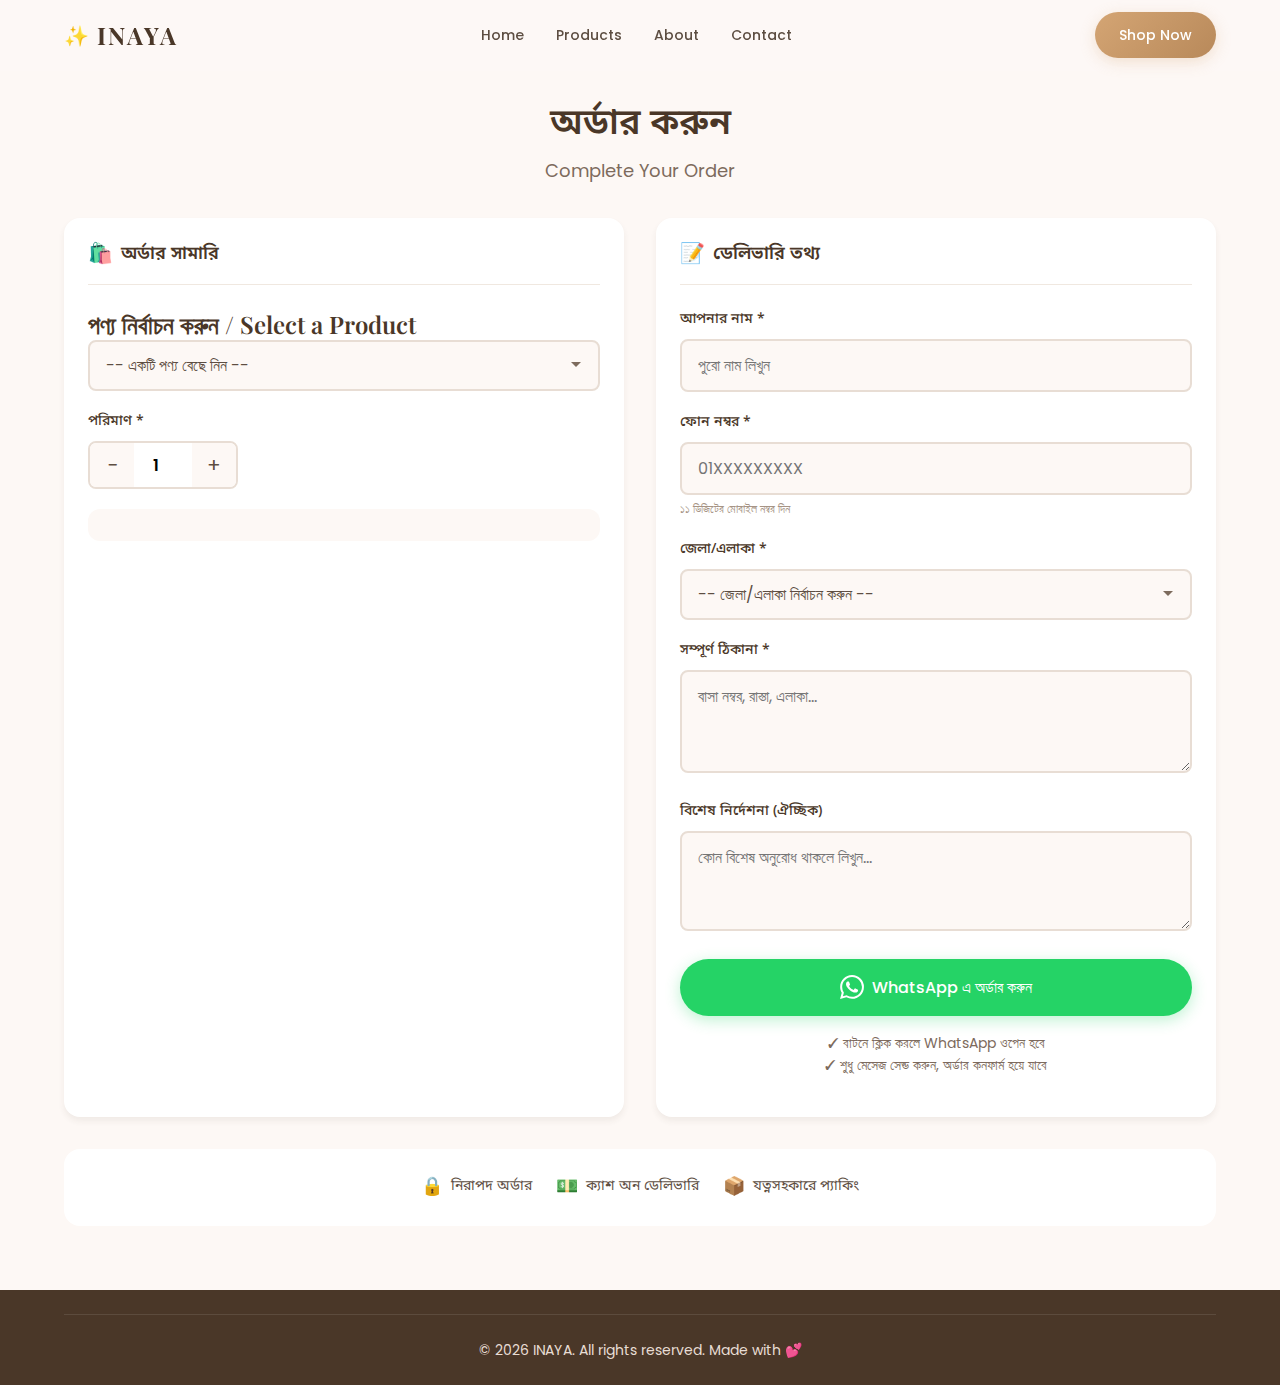
<file: order.html>
<!DOCTYPE html>
<html lang="bn">
<head>
    <meta charset="UTF-8">
    <meta name="viewport" content="width=device-width, initial-scale=1.0">
    <meta name="description" content="INAYA - অর্ডার করুন">
    <title>Order - INAYA</title>
    
    <link rel="preconnect" href="https://fonts.googleapis.com">
    <link rel="preconnect" href="https://fonts.gstatic.com" crossorigin>
    <link href="https://fonts.googleapis.com/css2?family=Playfair+Display:wght@400;500;600;700&family=Poppins:wght@300;400;500;600&family=Noto+Sans+Bengali:wght@400;500;600&display=swap" rel="stylesheet">
    <link rel="stylesheet" href="css/style.css">
    <link rel="icon" type="image/svg+xml" href="data:image/svg+xml,<svg xmlns='http://www.w3.org/2000/svg' viewBox='0 0 100 100'><text y='.9em' font-size='90'>💫</text></svg>">
</head>

<body data-page="order">
    
    <!-- Header -->
    <header class="header">
        <div class="container header-container">
            <a href="index.html" class="logo">
                <span class="logo-icon">✨</span>
                <span class="logo-text">INAYA</span>
            </a>
            
            <nav class="nav-desktop">
                <a href="index.html" class="nav-link">Home</a>
                <a href="products.html" class="nav-link">Products</a>
                <a href="about.html" class="nav-link">About</a>
                <a href="contact.html" class="nav-link">Contact</a>
            </nav>
            
            <a href="products.html" class="btn btn-primary header-cta">Shop Now</a>
            
            <button class="menu-toggle" id="menu-toggle" aria-label="Open menu">
                <span class="menu-bar"></span>
                <span class="menu-bar"></span>
                <span class="menu-bar"></span>
            </button>
        </div>
    </header>
    
    <!-- Mobile Menu -->
    <div class="menu-overlay" id="menu-overlay"></div>
    <div class="mobile-menu" id="mobile-menu">
        <button class="menu-close" id="menu-close" aria-label="Close menu">✕</button>
        <nav class="mobile-nav">
            <a href="index.html" class="mobile-nav-link">Home</a>
            <a href="products.html" class="mobile-nav-link">Products</a>
            <a href="about.html" class="mobile-nav-link">About</a>
            <a href="contact.html" class="mobile-nav-link">Contact</a>
        </nav>
    </div>
    
    
    <!-- Order Section -->
    <section class="order-section">
        <div class="container">
            <div class="order-page-header">
                <h1 class="page-title">অর্ডার করুন</h1>
                <p class="page-subtitle">Complete Your Order</p>
            </div>
            
            <div class="order-grid">
                <!-- Order Summary -->
                <div class="order-summary-card">
                    <h2 class="card-title">
                        <span class="card-icon">🛍️</span>
                        অর্ডার সামারি
                    </h2>
                    
                    <div id="order-product-summary">
                        <!-- Product summary will be loaded by JavaScript -->
                        <div class="loading-placeholder">
                            <p>Loading product...</p>
                        </div>
                    </div>
                    
                    <!-- Size Selection -->
                    <div class="form-group" id="size-select-container">
                        <!-- Size options will be loaded by JavaScript -->
                    </div>
                    
                    <!-- Quantity -->
                    <div class="form-group">
                        <label class="form-label">পরিমাণ *</label>
                        <div class="quantity-controls">
                            <button type="button" class="qty-btn" id="qty-decrease-order">−</button>
                            <input type="number" id="quantity" value="1" min="1" max="10" readonly class="qty-input">
                            <button type="button" class="qty-btn" id="qty-increase-order">+</button>
                        </div>
                    </div>
                    
                    <!-- Order Totals -->
                    <div class="order-totals" id="order-totals">
                        <!-- Totals will be calculated by JavaScript -->
                    </div>
                </div>
                
                
                <!-- Order Form -->
                <div class="order-form-card">
                    <h2 class="card-title">
                        <span class="card-icon">📝</span>
                        ডেলিভারি তথ্য
                    </h2>
                    
                    <form id="order-form" class="order-form">
                        <!-- Customer Name -->
                        <div class="form-group">
                            <label for="customer-name" class="form-label">আপনার নাম *</label>
                            <input 
                                type="text" 
                                id="customer-name" 
                                name="customer-name"
                                class="form-input"
                                placeholder="পুরো নাম লিখুন"
                                required
                                minlength="3"
                            >
                        </div>
                        
                        <!-- Phone Number -->
                        <div class="form-group">
                            <label for="phone" class="form-label">ফোন নম্বর *</label>
                            <input 
                                type="tel" 
                                id="phone" 
                                name="phone"
                                class="form-input"
                                placeholder="01XXXXXXXXX"
                                required
                                minlength="11"
                                maxlength="11"
                            >
                            <span class="form-hint">১১ ডিজিটের মোবাইল নম্বর দিন</span>
                        </div>
                        
                        <!-- Area/District -->
                        <div class="form-group">
                            <label for="area" class="form-label">জেলা/এলাকা *</label>
                            <select id="area" name="area" class="form-select" required>
                                <!-- Options will be loaded by JavaScript -->
                            </select>
                        </div>
                        
                        <!-- Full Address -->
                        <div class="form-group">
                            <label for="address" class="form-label">সম্পূর্ণ ঠিকানা *</label>
                            <textarea 
                                id="address" 
                                name="address"
                                class="form-textarea"
                                placeholder="বাসা নম্বর, রাস্তা, এলাকা..."
                                required
                                minlength="10"
                                rows="3"
                            ></textarea>
                        </div>
                        
                        <!-- Special Notes -->
                        <div class="form-group">
                            <label for="notes" class="form-label">বিশেষ নির্দেশনা (ঐচ্ছিক)</label>
                            <textarea 
                                id="notes" 
                                name="notes"
                                class="form-textarea"
                                placeholder="কোন বিশেষ অনুরোধ থাকলে লিখুন..."
                                rows="2"
                            ></textarea>
                        </div>
                        
                        <!-- Submit Button -->
                        <button type="submit" class="btn btn-whatsapp btn-large btn-block">
                            <span class="whatsapp-icon">
                                <svg viewBox="0 0 24 24" fill="currentColor" width="24" height="24">
                                    <path d="M17.472 14.382c-.297-.149-1.758-.867-2.03-.967-.273-.099-.471-.148-.67.15-.197.297-.767.966-.94 1.164-.173.199-.347.223-.644.075-.297-.15-1.255-.463-2.39-1.475-.883-.788-1.48-1.761-1.653-2.059-.173-.297-.018-.458.13-.606.134-.133.298-.347.446-.52.149-.174.198-.298.298-.497.099-.198.05-.371-.025-.52-.075-.149-.669-1.612-.916-2.207-.242-.579-.487-.5-.669-.51-.173-.008-.371-.01-.57-.01-.198 0-.52.074-.792.372-.272.297-1.04 1.016-1.04 2.479 0 1.462 1.065 2.875 1.213 3.074.149.198 2.096 3.2 5.077 4.487.709.306 1.262.489 1.694.625.712.227 1.36.195 1.871.118.571-.085 1.758-.719 2.006-1.413.248-.694.248-1.289.173-1.413-.074-.124-.272-.198-.57-.347m-5.421 7.403h-.004a9.87 9.87 0 01-5.031-1.378l-.361-.214-3.741.982.998-3.648-.235-.374a9.86 9.86 0 01-1.51-5.26c.001-5.45 4.436-9.884 9.888-9.884 2.64 0 5.122 1.03 6.988 2.898a9.825 9.825 0 012.893 6.994c-.003 5.45-4.437 9.884-9.885 9.884m8.413-18.297A11.815 11.815 0 0012.05 0C5.495 0 .16 5.335.157 11.892c0 2.096.547 4.142 1.588 5.945L.057 24l6.305-1.654a11.882 11.882 0 005.683 1.448h.005c6.554 0 11.89-5.335 11.893-11.893a11.821 11.821 0 00-3.48-8.413z"/>
                                </svg>
                            </span>
                            <span>WhatsApp এ অর্ডার করুন</span>
                        </button>
                        
                        <p class="form-note">
                            ✓ বাটনে ক্লিক করলে WhatsApp ওপেন হবে<br>
                            ✓ শুধু মেসেজ সেন্ড করুন, অর্ডার কনফার্ম হয়ে যাবে
                        </p>
                    </form>
                </div>
            </div>
            
            
            <!-- Trust Section -->
            <div class="order-trust-section">
                <div class="trust-item">
                    <span class="trust-icon">🔒</span>
                    <span>নিরাপদ অর্ডার</span>
                </div>
                <div class="trust-item">
                    <span class="trust-icon">💵</span>
                    <span>ক্যাশ অন ডেলিভারি</span>
                </div>
                <div class="trust-item">
                    <span class="trust-icon">📦</span>
                    <span>যত্নসহকারে প্যাকিং</span>
                </div>
            </div>
        </div>
    </section>
    
    
    <!-- Footer -->
    <footer class="footer footer-simple">
        <div class="container">
            <div class="footer-bottom">
                <p>&copy; 2026 INAYA. All rights reserved. Made with 💕</p>
            </div>
        </div>
    </footer>
    
    
    <script src="js/config.js"></script>
    <script src="js/products-data.js"></script>
    <script src="js/main.js"></script>
    <script src="js/order.js"></script>
</body>
</html>
</file>
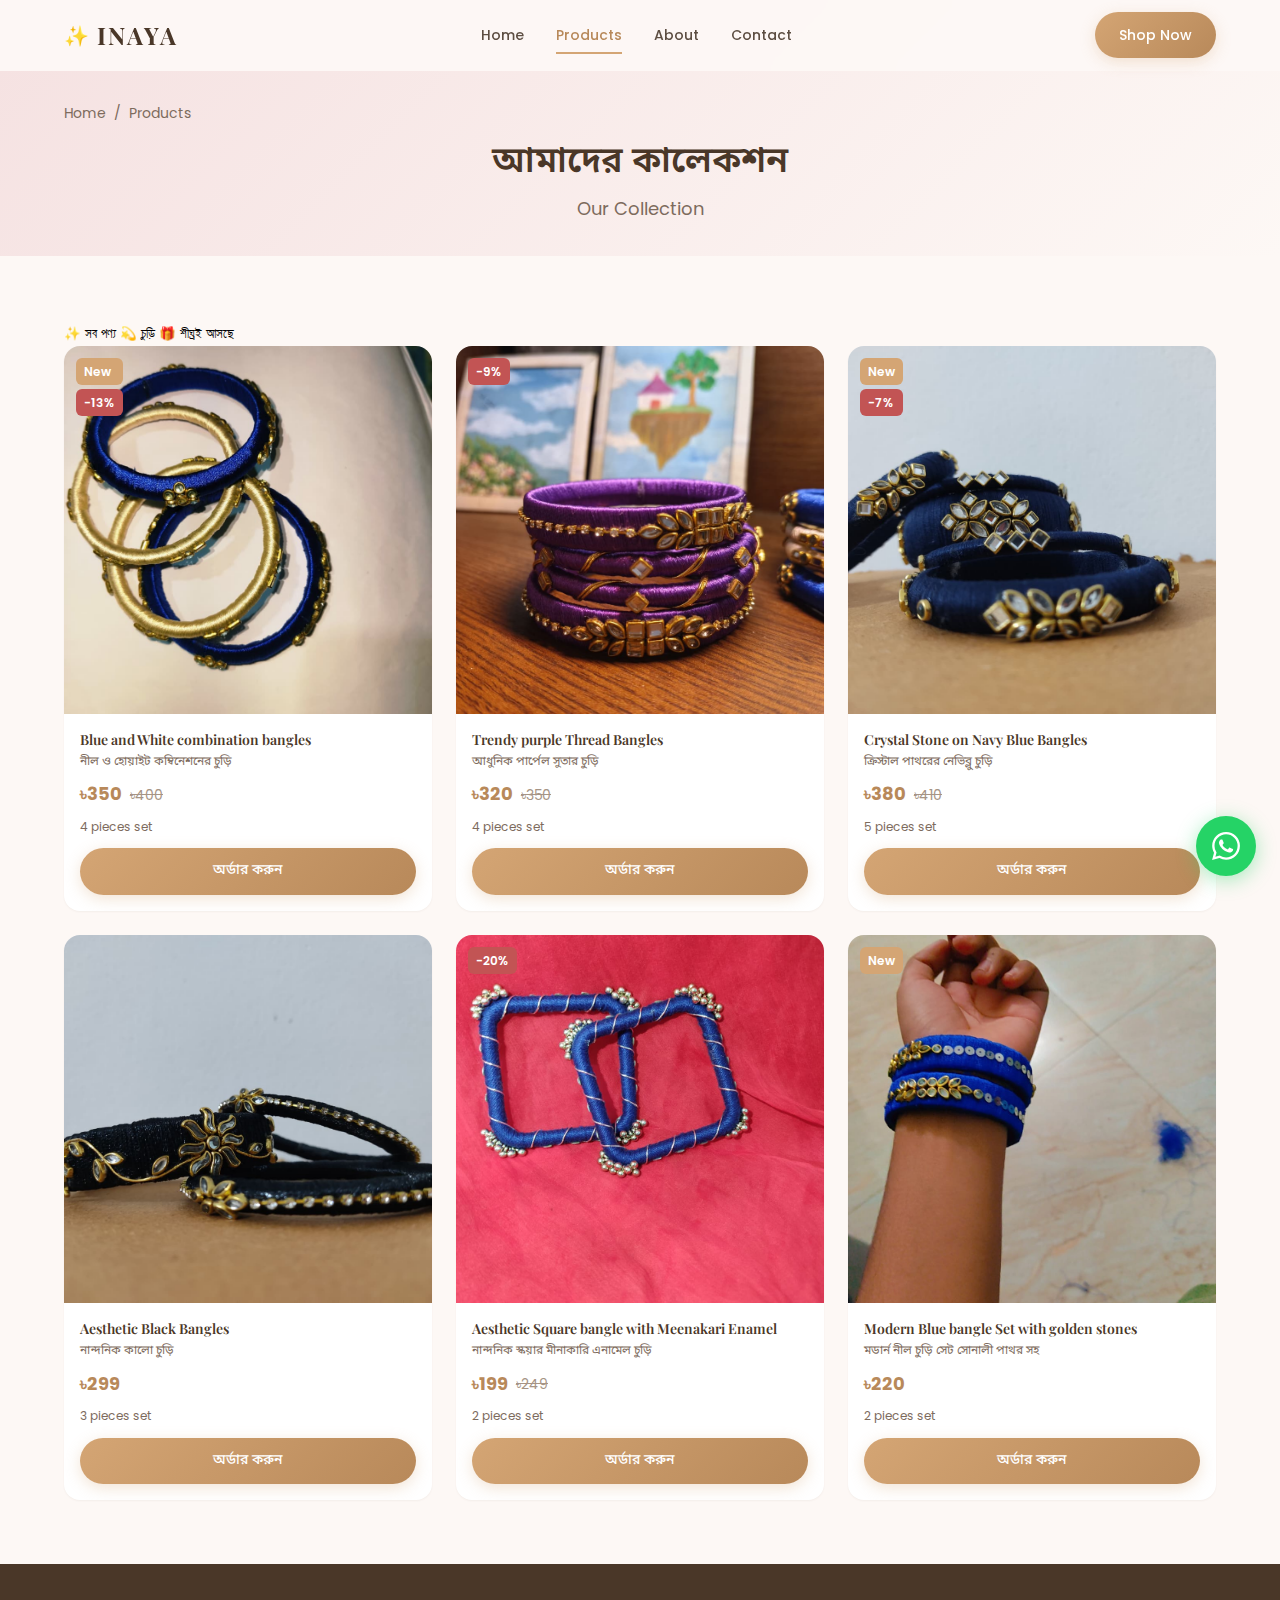
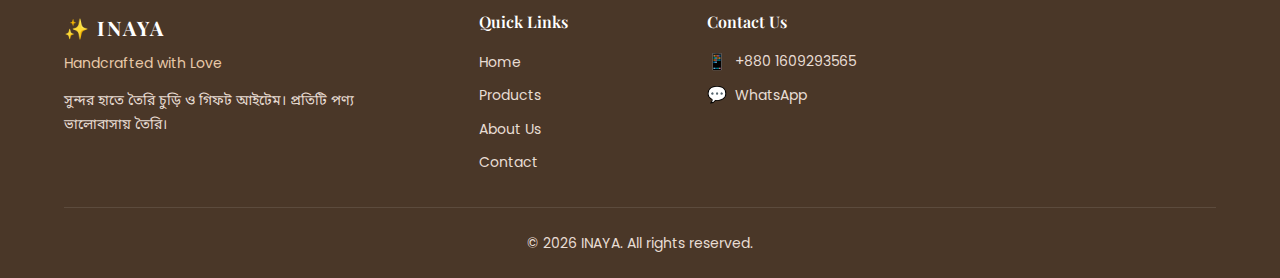
<file: product-detail.html>
<!DOCTYPE html>
<html lang="bn">
<head>
    <meta charset="UTF-8">
    <meta name="viewport" content="width=device-width, initial-scale=1.0">
    <meta name="description" content="INAYA - Product Details">
    <title>Product Details - INAYA</title>
    
    <link rel="preconnect" href="https://fonts.googleapis.com">
    <link rel="preconnect" href="https://fonts.gstatic.com" crossorigin>
    <link href="https://fonts.googleapis.com/css2?family=Playfair+Display:wght@400;500;600;700&family=Poppins:wght@300;400;500;600&family=Noto+Sans+Bengali:wght@400;500;600&display=swap" rel="stylesheet">
    <link rel="stylesheet" href="css/style.css">
    <link rel="icon" type="image/svg+xml" href="data:image/svg+xml,<svg xmlns='http://www.w3.org/2000/svg' viewBox='0 0 100 100'><text y='.9em' font-size='90'>💫</text></svg>">
</head>

<body data-page="product-detail">
    
    <!-- Header -->
    <header class="header">
        <div class="container header-container">
            <a href="index.html" class="logo">
                <span class="logo-icon">✨</span>
                <span class="logo-text">INAYA</span>
            </a>
            
            <nav class="nav-desktop">
                <a href="index.html" class="nav-link">Home</a>
                <a href="products.html" class="nav-link">Products</a>
                <a href="about.html" class="nav-link">About</a>
                <a href="contact.html" class="nav-link">Contact</a>
            </nav>
            
            <a href="products.html" class="btn btn-primary header-cta">Shop Now</a>
            
            <button class="menu-toggle" id="menu-toggle" aria-label="Open menu">
                <span class="menu-bar"></span>
                <span class="menu-bar"></span>
                <span class="menu-bar"></span>
            </button>
        </div>
    </header>
    
    <!-- Mobile Menu -->
    <div class="menu-overlay" id="menu-overlay"></div>
    <div class="mobile-menu" id="mobile-menu">
        <button class="menu-close" id="menu-close" aria-label="Close menu">✕</button>
        <nav class="mobile-nav">
            <a href="index.html" class="mobile-nav-link">Home</a>
            <a href="products.html" class="mobile-nav-link">Products</a>
            <a href="about.html" class="mobile-nav-link">About</a>
            <a href="contact.html" class="mobile-nav-link">Contact</a>
        </nav>
    </div>
    
    
    <!-- Product Detail Section -->
    <section class="product-detail-section">
        <div class="container">
            <div id="product-detail">
                <!-- Product detail will be loaded by JavaScript -->
                <div class="loading-spinner">
                    <div class="spinner"></div>
                    <p>Loading...</p>
                </div>
            </div>
        </div>
    </section>
    
    
    <!-- Footer -->
    <footer class="footer">
        <div class="container">
            <div class="footer-bottom">
                <p>&copy; 2026 INAYA. All rights reserved by INAYA SHOP.</p>
            </div>
        </div>
    </footer>
    
    <!-- WhatsApp Float -->
    <a href="https://wa.me/8801609293565" class="whatsapp-float" target="_blank" aria-label="Chat on WhatsApp">
        <svg viewBox="0 0 24 24" fill="currentColor" width="28" height="28">
            <path d="M17.472 14.382c-.297-.149-1.758-.867-2.03-.967-.273-.099-.471-.148-.67.15-.197.297-.767.966-.94 1.164-.173.199-.347.223-.644.075-.297-.15-1.255-.463-2.39-1.475-.883-.788-1.48-1.761-1.653-2.059-.173-.297-.018-.458.13-.606.134-.133.298-.347.446-.52.149-.174.198-.298.298-.497.099-.198.05-.371-.025-.52-.075-.149-.669-1.612-.916-2.207-.242-.579-.487-.5-.669-.51-.173-.008-.371-.01-.57-.01-.198 0-.52.074-.792.372-.272.297-1.04 1.016-1.04 2.479 0 1.462 1.065 2.875 1.213 3.074.149.198 2.096 3.2 5.077 4.487.709.306 1.262.489 1.694.625.712.227 1.36.195 1.871.118.571-.085 1.758-.719 2.006-1.413.248-.694.248-1.289.173-1.413-.074-.124-.272-.198-.57-.347m-5.421 7.403h-.004a9.87 9.87 0 01-5.031-1.378l-.361-.214-3.741.982.998-3.648-.235-.374a9.86 9.86 0 01-1.51-5.26c.001-5.45 4.436-9.884 9.888-9.884 2.64 0 5.122 1.03 6.988 2.898a9.825 9.825 0 012.893 6.994c-.003 5.45-4.437 9.884-9.885 9.884m8.413-18.297A11.815 11.815 0 0012.05 0C5.495 0 .16 5.335.157 11.892c0 2.096.547 4.142 1.588 5.945L.057 24l6.305-1.654a11.882 11.882 0 005.683 1.448h.005c6.554 0 11.89-5.335 11.893-11.893a11.821 11.821 0 00-3.48-8.413z"/>
        </svg>
        <span class="whatsapp-tooltip">Chat with us!</span>
    </a>
    
    <script src="js/config.js"></script>
    <script src="js/products-data.js"></script>
    <script src="js/main.js"></script>
</body>
</html>
</file>
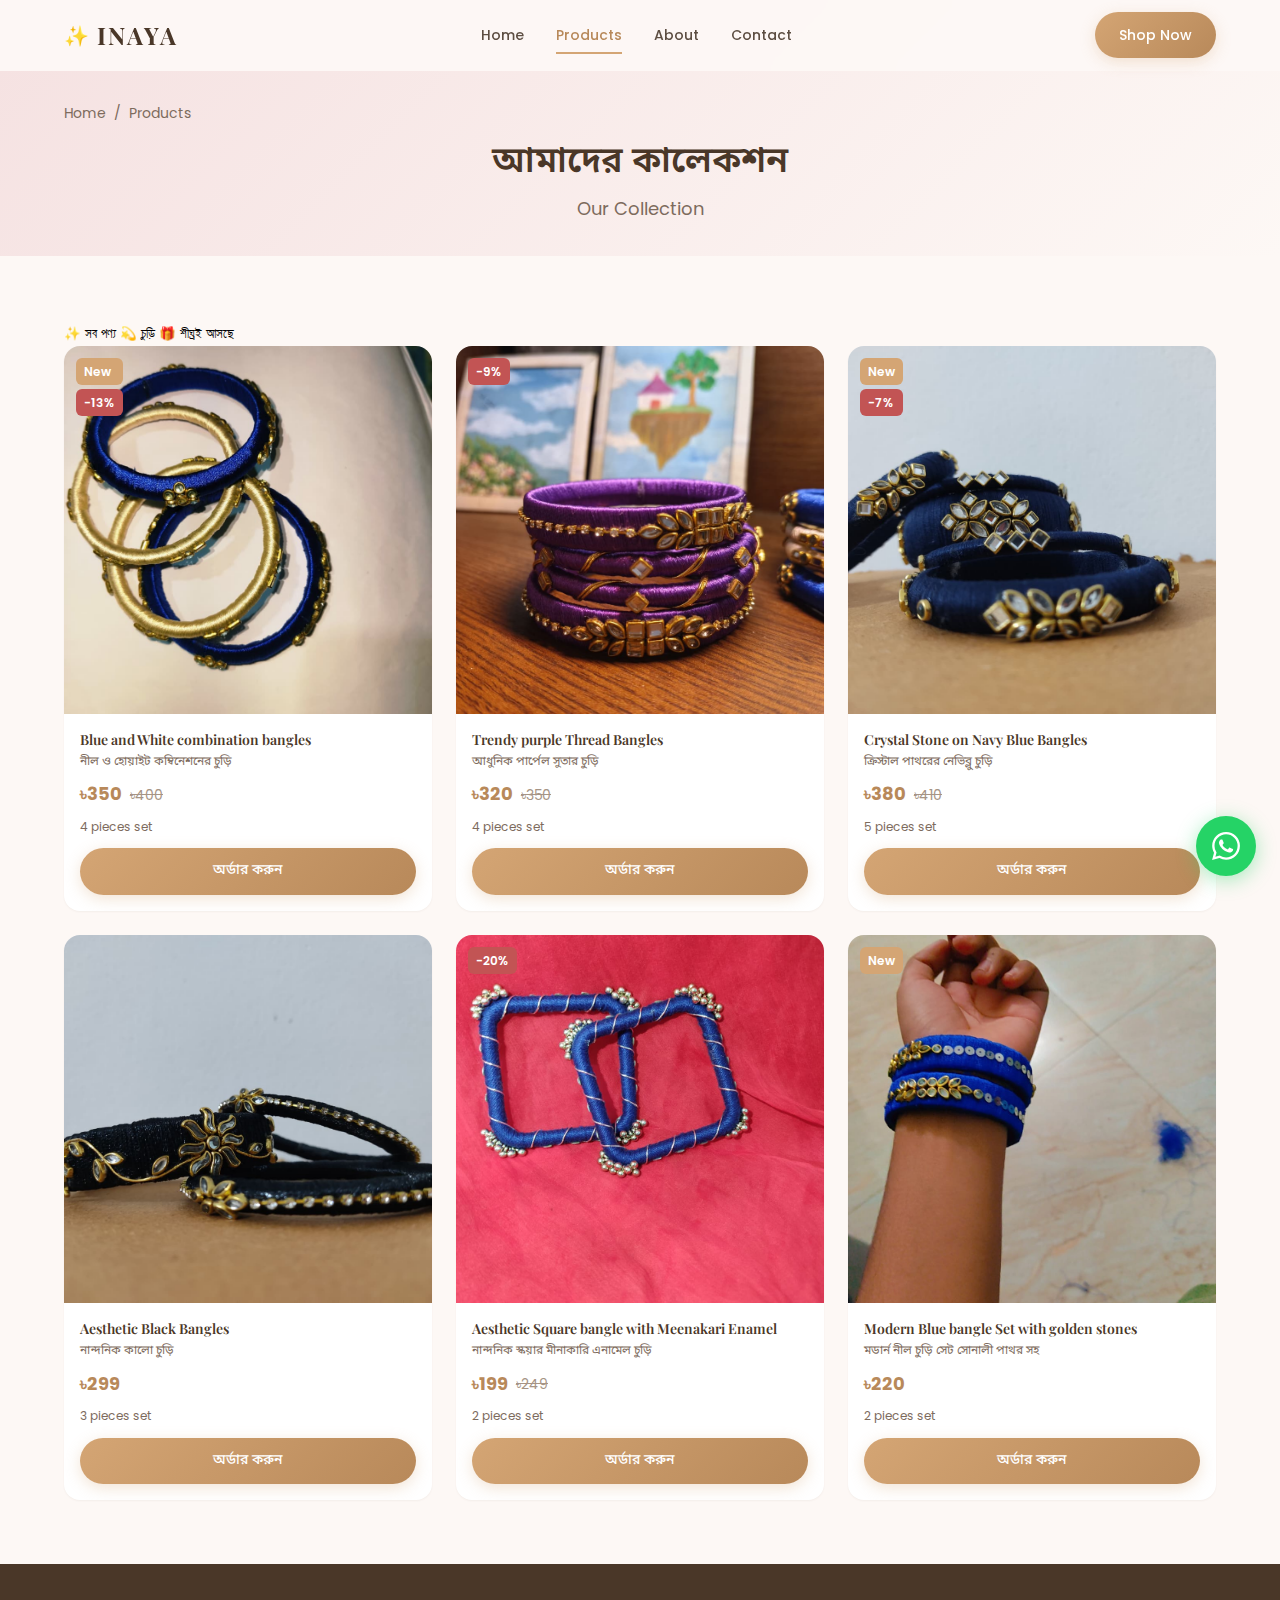
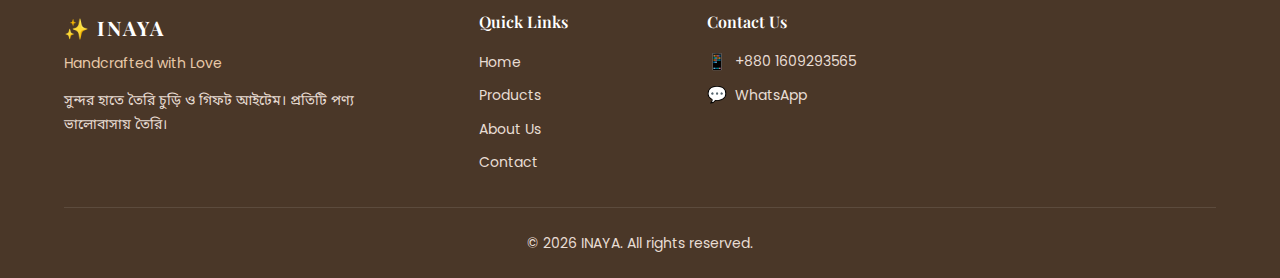
<file: products.html>
<!DOCTYPE html>
<html lang="bn">
<head>
    <meta charset="UTF-8">
    <meta name="viewport" content="width=device-width, initial-scale=1.0">
    <meta name="description" content="INAYA - সব পণ্য দেখুন। হাতে তৈরি চুড়ি ও গিফট আইটেম।">
    <title>Products - INAYA</title>
    
    <link rel="preconnect" href="https://fonts.googleapis.com">
    <link rel="preconnect" href="https://fonts.gstatic.com" crossorigin>
    <link href="https://fonts.googleapis.com/css2?family=Playfair+Display:wght@400;500;600;700&family=Poppins:wght@300;400;500;600&family=Noto+Sans+Bengali:wght@400;500;600&display=swap" rel="stylesheet">
    <link rel="stylesheet" href="css/style.css">
    <link rel="icon" type="image/svg+xml" href="data:image/svg+xml,<svg xmlns='http://www.w3.org/2000/svg' viewBox='0 0 100 100'><text y='.9em' font-size='90'>💫</text></svg>">
</head>

<body data-page="products">
    
    <!-- Header (Same as index.html) -->
    <header class="header">
        <div class="container header-container">
            <a href="index.html" class="logo">
                <span class="logo-icon">✨</span>
                <span class="logo-text">INAYA</span>
            </a>
            
            <nav class="nav-desktop">
                <a href="index.html" class="nav-link">Home</a>
                <a href="products.html" class="nav-link active">Products</a>
                <a href="about.html" class="nav-link">About</a>
                <a href="contact.html" class="nav-link">Contact</a>
            </nav>
            
            <a href="products.html" class="btn btn-primary header-cta">Shop Now</a>
            
            <button class="menu-toggle" id="menu-toggle" aria-label="Open menu">
                <span class="menu-bar"></span>
                <span class="menu-bar"></span>
                <span class="menu-bar"></span>
            </button>
        </div>
    </header>
    
    <!-- Mobile Menu -->
    <div class="menu-overlay" id="menu-overlay"></div>
    <div class="mobile-menu" id="mobile-menu">
        <button class="menu-close" id="menu-close" aria-label="Close menu">✕</button>
        <nav class="mobile-nav">
            <a href="index.html" class="mobile-nav-link">Home</a>
            <a href="products.html" class="mobile-nav-link active">Products</a>
            <a href="about.html" class="mobile-nav-link">About</a>
            <a href="contact.html" class="mobile-nav-link">Contact</a>
        </nav>
        <div class="mobile-menu-footer">
            <a href="products.html" class="btn btn-primary btn-block">Shop Now ✨</a>
        </div>
    </div>
    
    
    <!-- Page Header -->
    <section class="page-header">
        <div class="container">
            <nav class="breadcrumb">
                <a href="index.html">Home</a>
                <span>/</span>
                <span>Products</span>
            </nav>
            <h1 class="page-title">আমাদের কালেকশন</h1>
            <p class="page-subtitle">Our Collection</p>
        </div>
    </section>
    
    
    <!-- Products Section -->
    <section class="products-page-section">
        <div class="container">
            <!-- Category Filters -->
            <div class="filters-wrapper">
                <div class="category-filters" id="category-filters">
                    <!-- Filters will be loaded by JavaScript -->
                </div>
            </div>
            
            <!-- Products Grid -->
            <div class="products-grid products-grid-large" id="products-grid">
                <!-- Products will be loaded by JavaScript -->
                <div class="product-skeleton"></div>
                <div class="product-skeleton"></div>
                <div class="product-skeleton"></div>
                <div class="product-skeleton"></div>
                <div class="product-skeleton"></div>
                <div class="product-skeleton"></div>
            </div>
        </div>
    </section>
    
    
    <!-- Footer (Same as index.html) -->
    <footer class="footer">
        <div class="container">
            <div class="footer-grid">
                <div class="footer-brand">
                    <a href="index.html" class="footer-logo">
                        <span class="logo-icon">✨</span>
                        <span class="logo-text">INAYA</span>
                    </a>
                    <p class="footer-tagline">Handcrafted with Love</p>
                    <p class="footer-description">
                        সুন্দর হাতে তৈরি চুড়ি ও গিফট আইটেম। প্রতিটি পণ্য ভালোবাসায় তৈরি।
                    </p>
                </div>
                
                <div class="footer-links">
                    <h4>Quick Links</h4>
                    <ul>
                        <li><a href="index.html">Home</a></li>
                        <li><a href="products.html">Products</a></li>
                        <li><a href="about.html">About Us</a></li>
                        <li><a href="contact.html">Contact</a></li>
                    </ul>
                </div>
                
                <div class="footer-contact">
                    <h4>Contact Us</h4>
                    <ul>
                        <li>
                            <span class="contact-icon">📱</span>
                            <a href="tel:+8801609293565">+880 1609293565</a>
                        </li>
                        <li>
                            <span class="contact-icon">💬</span>
                            <a href="https://wa.me/8801609293565">WhatsApp</a>
                        </li>
                    </ul>
                </div>
            </div>
            
            <div class="footer-bottom">
                <p>&copy; 2026 INAYA. All rights reserved.</p>
            </div>
        </div>
    </footer>
    
    <!-- WhatsApp Float -->
    <a href="https://wa.me/8801609293565" class="whatsapp-float" target="_blank" aria-label="Chat on WhatsApp">
        <svg viewBox="0 0 24 24" fill="currentColor" width="28" height="28">
            <path d="M17.472 14.382c-.297-.149-1.758-.867-2.03-.967-.273-.099-.471-.148-.67.15-.197.297-.767.966-.94 1.164-.173.199-.347.223-.644.075-.297-.15-1.255-.463-2.39-1.475-.883-.788-1.48-1.761-1.653-2.059-.173-.297-.018-.458.13-.606.134-.133.298-.347.446-.52.149-.174.198-.298.298-.497.099-.198.05-.371-.025-.52-.075-.149-.669-1.612-.916-2.207-.242-.579-.487-.5-.669-.51-.173-.008-.371-.01-.57-.01-.198 0-.52.074-.792.372-.272.297-1.04 1.016-1.04 2.479 0 1.462 1.065 2.875 1.213 3.074.149.198 2.096 3.2 5.077 4.487.709.306 1.262.489 1.694.625.712.227 1.36.195 1.871.118.571-.085 1.758-.719 2.006-1.413.248-.694.248-1.289.173-1.413-.074-.124-.272-.198-.57-.347m-5.421 7.403h-.004a9.87 9.87 0 01-5.031-1.378l-.361-.214-3.741.982.998-3.648-.235-.374a9.86 9.86 0 01-1.51-5.26c.001-5.45 4.436-9.884 9.888-9.884 2.64 0 5.122 1.03 6.988 2.898a9.825 9.825 0 012.893 6.994c-.003 5.45-4.437 9.884-9.885 9.884m8.413-18.297A11.815 11.815 0 0012.05 0C5.495 0 .16 5.335.157 11.892c0 2.096.547 4.142 1.588 5.945L.057 24l6.305-1.654a11.882 11.882 0 005.683 1.448h.005c6.554 0 11.89-5.335 11.893-11.893a11.821 11.821 0 00-3.48-8.413z"/>
        </svg>
    </a>
    
    <script src="js/config.js"></script>
    <script src="js/products-data.js"></script>
    <script src="js/main.js"></script>
</body>
</html>
</file>
<file: css/style.css>
/**
 * ═══════════════════════════════════════════════════════════════
 * INAYA - Complete Stylesheet
 * ═══════════════════════════════════════════════════════════════
 * 
 * A beautiful, feminine, minimal design for a handmade gift brand
 * 
 * TABLE OF CONTENTS:
 * 1. CSS Variables & Reset
 * 2. Base Styles
 * 3. Typography
 * 4. Layout & Container
 * 5. Buttons
 * 6. Header & Navigation
 * 7. Mobile Menu
 * 8. Hero Section
 * 9. Features Section
 * 10. Products Section
 * 11. Product Cards
 * 12. Product Detail Page
 * 13. Order Page
 * 14. About Page
 * 15. Contact Page
 * 16. Footer
 * 17. WhatsApp Float
 * 18. Animations
 * 19. Utilities
 * 20. Responsive Styles
 * 
 * ═══════════════════════════════════════════════════════════════
 */


/* ═══════════════════════════════════════════════════════════════
   1. CSS VARIABLES & RESET
   ═══════════════════════════════════════════════════════════════ */

:root {
    /* Color Palette - Soft & Feminine */
    --color-primary: #D4A574;        /* Warm Gold/Beige */
    --color-primary-light: #E8C9A8;
    --color-primary-dark: #B8895A;
    
    --color-secondary: #E8C4C4;      /* Soft Pink */
    --color-secondary-light: #F5E1E1;
    --color-secondary-dark: #D4A5A5;
    
    --color-accent: #9B6B6B;         /* Dusty Rose */
    --color-accent-light: #B88888;
    
    --color-background: #FDF8F5;     /* Warm White */
    --color-background-alt: #FFF9F5;
    --color-surface: #FFFFFF;
    
    --color-text-dark: #4A3728;      /* Warm Brown */
    --color-text: #5D4E42;
    --color-text-light: #7D6B5D;     /* Muted Brown */
    --color-text-muted: #A69485;
    
    --color-border: #E8DDD4;
    --color-border-light: #F0E8E0;
    
    --color-success: #6B9B6B;
    --color-error: #C25454;
    --color-whatsapp: #25D366;
    
    /* Typography */
    --font-heading: 'Playfair Display', Georgia, serif;
    --font-body: 'Poppins', sans-serif;
    --font-bengali: 'Noto Sans Bengali', sans-serif;
    
    /* Font Sizes */
    --text-xs: 0.75rem;      /* 12px */
    --text-sm: 0.875rem;     /* 14px */
    --text-base: 1rem;       /* 16px */
    --text-lg: 1.125rem;     /* 18px */
    --text-xl: 1.25rem;      /* 20px */
    --text-2xl: 1.5rem;      /* 24px */
    --text-3xl: 1.875rem;    /* 30px */
    --text-4xl: 2.25rem;     /* 36px */
    --text-5xl: 3rem;        /* 48px */
    
    /* Spacing */
    --space-1: 0.25rem;      /* 4px */
    --space-2: 0.5rem;       /* 8px */
    --space-3: 0.75rem;      /* 12px */
    --space-4: 1rem;         /* 16px */
    --space-5: 1.25rem;      /* 20px */
    --space-6: 1.5rem;       /* 24px */
    --space-8: 2rem;         /* 32px */
    --space-10: 2.5rem;      /* 40px */
    --space-12: 3rem;        /* 48px */
    --space-16: 4rem;        /* 64px */
    --space-20: 5rem;        /* 80px */
    
    /* Border Radius */
    --radius-sm: 0.375rem;   /* 6px */
    --radius-md: 0.5rem;     /* 8px */
    --radius-lg: 0.75rem;    /* 12px */
    --radius-xl: 1rem;       /* 16px */
    --radius-2xl: 1.5rem;    /* 24px */
    --radius-full: 9999px;
    
    /* Shadows */
    --shadow-sm: 0 1px 2px rgba(74, 55, 40, 0.05);
    --shadow-md: 0 4px 6px rgba(74, 55, 40, 0.07);
    --shadow-lg: 0 10px 25px rgba(74, 55, 40, 0.1);
    --shadow-xl: 0 20px 40px rgba(74, 55, 40, 0.12);
    
    /* Transitions */
    --transition-fast: 150ms ease;
    --transition-base: 250ms ease;
    --transition-slow: 400ms ease;
    
    /* Z-index layers */
    --z-base: 1;
    --z-dropdown: 100;
    --z-sticky: 200;
    --z-modal: 300;
    --z-toast: 400;
}


/* Reset */
*,
*::before,
*::after {
    box-sizing: border-box;
    margin: 0;
    padding: 0;
}

html {
    scroll-behavior: smooth;
    -webkit-text-size-adjust: 100%;
}

body {
    font-family: var(--font-body);
    font-size: var(--text-base);
    line-height: 1.6;
    color: var(--color-text);
    background-color: var(--color-background);
    -webkit-font-smoothing: antialiased;
    -moz-osx-font-smoothing: grayscale;
    overflow-x: hidden;
}

img {
    max-width: 100%;
    height: auto;
    display: block;
}

a {
    color: inherit;
    text-decoration: none;
}

button {
    font-family: inherit;
    cursor: pointer;
    border: none;
    background: none;
}

ul, ol {
    list-style: none;
}

input, textarea, select {
    font-family: inherit;
    font-size: inherit;
}


/* ═══════════════════════════════════════════════════════════════
   2. BASE STYLES
   ═══════════════════════════════════════════════════════════════ */

::selection {
    background-color: var(--color-primary-light);
    color: var(--color-text-dark);
}

:focus-visible {
    outline: 2px solid var(--color-primary);
    outline-offset: 2px;
}


/* ═══════════════════════════════════════════════════════════════
   3. TYPOGRAPHY
   ═══════════════════════════════════════════════════════════════ */

h1, h2, h3, h4, h5, h6 {
    font-family: var(--font-heading);
    font-weight: 600;
    line-height: 1.3;
    color: var(--color-text-dark);
}

h1 { font-size: var(--text-4xl); }
h2 { font-size: var(--text-3xl); }
h3 { font-size: var(--text-2xl); }
h4 { font-size: var(--text-xl); }

p {
    margin-bottom: var(--space-4);
}

.text-bengali {
    font-family: var(--font-bengali);
}


/* ═══════════════════════════════════════════════════════════════
   4. LAYOUT & CONTAINER
   ═══════════════════════════════════════════════════════════════ */

.container {
    width: 100%;
    max-width: 1200px;
    margin: 0 auto;
    padding: 0 var(--space-4);
}

@media (min-width: 768px) {
    .container {
        padding: 0 var(--space-6);
    }
}

section {
    padding: var(--space-12) 0;
}

@media (min-width: 768px) {
    section {
        padding: var(--space-16) 0;
    }
}


/* ═══════════════════════════════════════════════════════════════
   5. BUTTONS
   ═══════════════════════════════════════════════════════════════ */

.btn {
    display: inline-flex;
    align-items: center;
    justify-content: center;
    gap: var(--space-2);
    padding: var(--space-3) var(--space-6);
    font-size: var(--text-sm);
    font-weight: 500;
    text-align: center;
    border-radius: var(--radius-full);
    transition: all var(--transition-base);
    white-space: nowrap;
}

.btn-primary {
    background: linear-gradient(135deg, var(--color-primary), var(--color-primary-dark));
    color: white;
    box-shadow: 0 4px 15px rgba(212, 165, 116, 0.3);
}

.btn-primary:hover {
    transform: translateY(-2px);
    box-shadow: 0 6px 20px rgba(212, 165, 116, 0.4);
}

.btn-outline {
    background: transparent;
    color: var(--color-text-dark);
    border: 2px solid var(--color-border);
}

.btn-outline:hover {
    border-color: var(--color-primary);
    color: var(--color-primary-dark);
    background: var(--color-background-alt);
}

.btn-whatsapp {
    background: var(--color-whatsapp);
    color: white;
    box-shadow: 0 4px 15px rgba(37, 211, 102, 0.3);
}

.btn-whatsapp:hover {
    background: #20BD5A;
    transform: translateY(-2px);
    box-shadow: 0 6px 20px rgba(37, 211, 102, 0.4);
}

.btn-instagram {
    background: linear-gradient(
        45deg,
        #000000,
        #69C9D0,
        #EE1D52,
        #000000
    );
    background-size: 300% 300%;
    background-position: 0% 50%;
    color: white;
    transition: background-position 0.6s ease, transform 0.3s ease;
}
.btn-instagram:hover {
     background-position: 100% 50%;
    transform: translateY(-1px);
}

.btn-large {
    padding: var(--space-4) var(--space-8);
    font-size: var(--text-base);
}

.btn-block {
    width: 100%;
}

.btn-icon {
    transition: transform var(--transition-fast);
}

.btn:hover .btn-icon {
    transform: translateX(4px);
}


/* ═══════════════════════════════════════════════════════════════
   6. HEADER & NAVIGATION
   ═══════════════════════════════════════════════════════════════ */

.header {
    position: fixed;
    top: 0;
    left: 0;
    right: 0;
    z-index: var(--z-sticky);
    background: rgba(253, 248, 245, 0.95);
    backdrop-filter: blur(10px);
    border-bottom: 1px solid transparent;
    transition: all var(--transition-base);
}

.header.scrolled {
    background: rgba(255, 255, 255, 0.98);
    border-bottom-color: var(--color-border-light);
    box-shadow: var(--shadow-sm);
}

.header-container {
    display: flex;
    align-items: center;
    justify-content: space-between;
    height: 70px;
}

/* Logo */
.logo {
    display: flex;
    align-items: center;
    gap: var(--space-2);
    font-family: var(--font-heading);
    font-size: var(--text-2xl);
    font-weight: 700;
    color: var(--color-text-dark);
}

.logo-icon {
    font-size: var(--text-xl);
}

.logo-text {
    letter-spacing: 2px;
}

/* Desktop Navigation */
.nav-desktop {
    display: none;
    gap: var(--space-8);
}

@media (min-width: 768px) {
    .nav-desktop {
        display: flex;
    }
}

.nav-link {
    position: relative;
    font-size: var(--text-sm);
    font-weight: 500;
    color: var(--color-text);
    padding: var(--space-2) 0;
    transition: color var(--transition-fast);
}

.nav-link::after {
    content: '';
    position: absolute;
    bottom: 0;
    left: 0;
    width: 0;
    height: 2px;
    background: var(--color-primary);
    transition: width var(--transition-base);
}

.nav-link:hover,
.nav-link.active {
    color: var(--color-primary-dark);
}

.nav-link:hover::after,
.nav-link.active::after {
    width: 100%;
}

/* Header CTA */
.header-cta {
    display: none;
}

@media (min-width: 768px) {
    .header-cta {
        display: inline-flex;
    }
}

/* Menu Toggle */
.menu-toggle {
    display: flex;
    flex-direction: column;
    gap: 5px;
    padding: var(--space-2);
}

@media (min-width: 768px) {
    .menu-toggle {
        display: none;
    }
}

.menu-bar {
    width: 24px;
    height: 2px;
    background: var(--color-text-dark);
    border-radius: var(--radius-full);
    transition: all var(--transition-fast);
}


/* ═══════════════════════════════════════════════════════════════
   7. MOBILE MENU
   ═══════════════════════════════════════════════════════════════ */

.menu-overlay {
    position: fixed;
    inset: 0;
    background: rgba(74, 55, 40, 0.5);
    opacity: 0;
    visibility: hidden;
    transition: all var(--transition-base);
    z-index: var(--z-modal);
}

.menu-overlay.active {
    opacity: 1;
    visibility: visible;
}

.mobile-menu {
    position: fixed;
    top: 0;
    right: 0;
    bottom: 0;
    width: 280px;
    background: var(--color-surface);
    padding: var(--space-6);
    transform: translateX(100%);
    transition: transform var(--transition-base);
    z-index: var(--z-modal);
    display: flex;
    flex-direction: column;
}

.mobile-menu.active {
    transform: translateX(0);
}

.menu-close {
    position: absolute;
    top: var(--space-4);
    right: var(--space-4);
    font-size: var(--text-xl);
    color: var(--color-text);
    padding: var(--space-2);
}

.mobile-nav {
    display: flex;
    flex-direction: column;
    gap: var(--space-2);
    margin-top: var(--space-12);
}

.mobile-nav-link {
    font-size: var(--text-lg);
    font-weight: 500;
    color: var(--color-text);
    padding: var(--space-3) 0;
    border-bottom: 1px solid var(--color-border-light);
    transition: color var(--transition-fast);
}

.mobile-nav-link:hover,
.mobile-nav-link.active {
    color: var(--color-primary-dark);
}

.mobile-menu-footer {
    margin-top: auto;
}


/* ═══════════════════════════════════════════════════════════════
   8. HERO SECTION
   ═══════════════════════════════════════════════════════════════ */

.hero {
    position: relative;
    min-height: 100vh;
    display: flex;
    align-items: center;
    padding-top: 70px;
    overflow: hidden;
    background: linear-gradient(135deg, var(--color-background) 0%, var(--color-background-alt) 100%);
}

.hero-bg-pattern {
    position: absolute;
    inset: 0;
    background-image: radial-gradient(var(--color-border) 1px, transparent 1px);
    background-size: 30px 30px;
    opacity: 0.5;
}

.hero-container {
    display: grid;
    grid-template-columns: 1fr;
    gap: var(--space-10);
    align-items: center;
    position: relative;
    z-index: 1;
}

@media (min-width: 768px) {
    .hero-container {
        grid-template-columns: 1fr 1fr;
        gap: var(--space-12);
    }
}

.hero-content {
    text-align: center;
}

@media (min-width: 768px) {
    .hero-content {
        text-align: left;
    }
}

.hero-tag {
    display: inline-block;
    background: var(--color-secondary-light);
    color: var(--color-accent);
    padding: var(--space-2) var(--space-4);
    border-radius: var(--radius-full);
    font-size: var(--text-sm);
    font-weight: 500;
    margin-bottom: var(--space-4);
}

.hero-title {
    font-size: var(--text-3xl);
    margin-bottom: var(--space-4);
    line-height: 1.2;
}

@media (min-width: 768px) {
    .hero-title {
        font-size: var(--text-5xl);
    }
}

.hero-title .highlight {
    color: var(--color-primary-dark);
    display: block;
}

.hero-subtitle {
    font-family: var(--font-bengali);
    font-size: var(--text-lg);
    color: var(--color-text-light);
    margin-bottom: var(--space-6);
}

.hero-buttons {
    display: flex;
    flex-direction: column;
    gap: var(--space-3);
}

@media (min-width: 480px) {
    .hero-buttons {
        flex-direction: row;
        justify-content: center;
    }
}

@media (min-width: 768px) {
    .hero-buttons {
        justify-content: flex-start;
    }
}

/* Hero Image */
.hero-image {
    display: flex;
    justify-content: center;
}

.hero-image-wrapper {
    position: relative;
    width: 100%;
    max-width: 400px;
}

.hero-img {
    border-radius: var(--radius-2xl);
    box-shadow: var(--shadow-xl);
}

.hero-decoration {
    position: absolute;
    font-size: 2rem;
    animation: float 3s ease-in-out infinite;
}

.hero-decoration-1 {
    top: -10px;
    right: -10px;
    animation-delay: 0s;
}

.hero-decoration-2 {
    bottom: 20%;
    left: -20px;
    animation-delay: 1s;
}

.hero-decoration-3 {
    bottom: -10px;
    right: 20%;
    animation-delay: 2s;
}

@keyframes float {
    0%, 100% { transform: translateY(0); }
    50% { transform: translateY(-10px); }
}

/* Scroll Indicator */
.hero-scroll-indicator {
    position: absolute;
    bottom: var(--space-8);
    left: 50%;
    transform: translateX(-50%);
    display: flex;
    flex-direction: column;
    align-items: center;
    gap: var(--space-2);
    color: var(--color-text-muted);
    font-size: var(--text-xs);
    text-transform: uppercase;
    letter-spacing: 2px;
}

.scroll-line {
    width: 1px;
    height: 40px;
    background: linear-gradient(to bottom, var(--color-primary), transparent);
    animation: scrollPulse 2s ease-in-out infinite;
}

@keyframes scrollPulse {
    0%, 100% { opacity: 1; height: 40px; }
    50% { opacity: 0.5; height: 30px; }
}


/* ═══════════════════════════════════════════════════════════════
   9. FEATURES SECTION
   ═══════════════════════════════════════════════════════════════ */

.features {
    background: var(--color-surface);
    padding: var(--space-10) 0;
}

.features-grid {
    display: grid;
    grid-template-columns: repeat(2, 1fr);
    gap: var(--space-4);
}

@media (min-width: 768px) {
    .features-grid {
        grid-template-columns: repeat(4, 1fr);
        gap: var(--space-6);
    }
}

.feature-card {
    text-align: center;
    padding: var(--space-4);
}

.feature-icon {
    font-size: 2rem;
    margin-bottom: var(--space-3);
}

.feature-card h3 {
    font-family: var(--font-bengali);
    font-size: var(--text-sm);
    font-weight: 600;
    margin-bottom: var(--space-1);
}

.feature-card p {
    font-size: var(--text-xs);
    color: var(--color-text-light);
    margin-bottom: 0;
}


/* ═══════════════════════════════════════════════════════════════
   10. SECTIONS COMMON STYLES
   ═══════════════════════════════════════════════════════════════ */

.section-header {
    text-align: center;
    margin-bottom: var(--space-10);
}

.section-tag {
    display: inline-block;
    font-size: var(--text-sm);
    color: var(--color-primary-dark);
    margin-bottom: var(--space-2);
}

.section-title {
    font-family: var(--font-bengali);
    font-size: var(--text-2xl);
    margin-bottom: var(--space-2);
}

@media (min-width: 768px) {
    .section-title {
        font-size: var(--text-3xl);
    }
}

.section-subtitle {
    font-size: var(--text-base);
    color: var(--color-text-light);
    margin-bottom: 0;
}

.section-footer {
    text-align: center;
    margin-top: var(--space-10);
}


/* ═══════════════════════════════════════════════════════════════
   11. PRODUCT CARDS
   ═══════════════════════════════════════════════════════════════ */

.products-grid {
    display: grid;
    grid-template-columns: repeat(2, 1fr);
    gap: var(--space-4);
}

@media (min-width: 768px) {
    .products-grid {
        grid-template-columns: repeat(3, 1fr);
        gap: var(--space-6);
    }
}

@media (min-width: 1024px) {
    .products-grid {
        grid-template-columns: repeat(4, 1fr);
    }
}

.products-grid-large {
    grid-template-columns: repeat(2, 1fr);
}

@media (min-width: 768px) {
    .products-grid-large {
        grid-template-columns: repeat(3, 1fr);
    }
}

/* Product Card */
.product-card {
    background: var(--color-surface);
    border-radius: var(--radius-xl);
    overflow: hidden;
    box-shadow: var(--shadow-sm);
    transition: all var(--transition-base);
    opacity: 0;
    transform: translateY(20px);
}

.product-card.animate-in {
    opacity: 1;
    transform: translateY(0);
}

.product-card:hover {
    box-shadow: var(--shadow-lg);
    transform: translateY(-5px);
}

.product-image-wrapper {
    position: relative;
    aspect-ratio: 1;
    overflow: hidden;
}

.product-image {
    width: 100%;
    height: 100%;
    object-fit: cover;
    transition: transform var(--transition-slow);
}

.product-card:hover .product-image {
    transform: scale(1.05);
}

/* Product Badges */
.product-badges {
    position: absolute;
    top: var(--space-3);
    left: var(--space-3);
    display: flex;
    flex-direction: column;
    gap: var(--space-1);
}

.badge {
    display: inline-block;
    padding: var(--space-1) var(--space-2);
    font-size: var(--text-xs);
    font-weight: 600;
    border-radius: var(--radius-sm);
}

.badge-new {
    background: var(--color-primary);
    color: white;
}

.badge-sale {
    background: var(--color-error);
    color: white;
}

/* Product Overlay */
.product-overlay {
    position: absolute;
    inset: 0;
    background: rgba(74, 55, 40, 0.4);
    display: flex;
    align-items: center;
    justify-content: center;
    opacity: 0;
    transition: opacity var(--transition-base);
}

.product-card:hover .product-overlay {
    opacity: 1;
}

.btn-overlay {
    background: var(--color-surface);
    color: var(--color-text-dark);
    transform: translateY(10px);
    opacity: 0;
    transition: all var(--transition-base);
}

.product-card:hover .btn-overlay {
    transform: translateY(0);
    opacity: 1;
}

/* Product Info */
.product-info {
    padding: var(--space-4);
}

.product-name {
    font-size: var(--text-sm);
    font-weight: 600;
    margin-bottom: var(--space-1);
    line-height: 1.4;
}

.product-name a:hover {
    color: var(--color-primary-dark);
}

.product-name-bn {
    font-family: var(--font-bengali);
    font-size: var(--text-xs);
    color: var(--color-text-light);
    margin-bottom: var(--space-2);
}

.product-price {
    display: flex;
    align-items: center;
    gap: var(--space-2);
    margin-bottom: var(--space-2);
}

.current-price {
    font-size: var(--text-lg);
    font-weight: 700;
    color: var(--color-primary-dark);
}

.original-price {
    font-size: var(--text-sm);
    color: var(--color-text-muted);
    text-decoration: line-through;
}

.product-set-info {
    font-size: var(--text-xs);
    color: var(--color-text-light);
    margin-bottom: var(--space-3);
}

.btn-order {
    width: 100%;
    font-family: var(--font-bengali);
}

/* Product Skeleton Loading */
.product-skeleton {
    background: var(--color-surface);
    border-radius: var(--radius-xl);
    overflow: hidden;
    aspect-ratio: 0.75;
    animation: pulse 1.5s ease-in-out infinite;
}

@keyframes pulse {
    0%, 100% { opacity: 1; }
    50% { opacity: 0.5; }
}


/* ═══════════════════════════════════════════════════════════════
   12. PRODUCT DETAIL PAGE
   ═══════════════════════════════════════════════════════════════ */

.product-detail-section {
    padding-top: calc(70px + var(--space-8));
}

.product-detail-grid {
    display: grid;
    grid-template-columns: 1fr;
    gap: var(--space-8);
}

@media (min-width: 768px) {
    .product-detail-grid {
        grid-template-columns: 1fr 1fr;
        gap: var(--space-12);
    }
}

/* Product Gallery */
.product-gallery {
    position: relative;
}

.main-image-wrapper {
    position: relative;
    border-radius: var(--radius-xl);
    overflow: hidden;
    margin-bottom: var(--space-4);
}

.main-image {
    width: 100%;
    aspect-ratio: 1;
    object-fit: cover;
}

.badge-large {
    position: absolute;
    top: var(--space-4);
    left: var(--space-4);
    padding: var(--space-2) var(--space-4);
    font-size: var(--text-sm);
}

.gallery-thumbs {
    display: flex;
    gap: var(--space-3);
}

.gallery-thumb {
    width: 70px;
    height: 70px;
    border-radius: var(--radius-md);
    overflow: hidden;
    border: 2px solid transparent;
    cursor: pointer;
    transition: all var(--transition-fast);
    opacity: 0.7;
}

.gallery-thumb:hover,
.gallery-thumb.active {
    border-color: var(--color-primary);
    opacity: 1;
}

.gallery-thumb img {
    width: 100%;
    height: 100%;
    object-fit: cover;
}

/* Product Detail Info */
.product-detail-info {
    padding: var(--space-4) 0;
}

.breadcrumb {
    display: flex;
    align-items: center;
    gap: var(--space-2);
    font-size: var(--text-sm);
    color: var(--color-text-light);
    margin-bottom: var(--space-4);
}

.breadcrumb a:hover {
    color: var(--color-primary-dark);
}

.product-title {
    font-size: var(--text-2xl);
    margin-bottom: var(--space-1);
}

@media (min-width: 768px) {
    .product-title {
        font-size: var(--text-3xl);
    }
}

.product-title-bn {
    font-family: var(--font-bengali);
    font-size: var(--text-lg);
    color: var(--color-text-light);
    margin-bottom: var(--space-4);
}

.product-price-detail {
    display: flex;
    align-items: center;
    gap: var(--space-3);
    margin-bottom: var(--space-4);
}

.product-price-detail .current-price {
    font-size: var(--text-2xl);
}

.discount-badge {
    background: var(--color-error);
    color: white;
    padding: var(--space-1) var(--space-2);
    border-radius: var(--radius-sm);
    font-size: var(--text-sm);
    font-weight: 600;
}

.product-set-info-detail {
    display: flex;
    align-items: center;
    gap: var(--space-2);
    color: var(--color-accent);
    font-weight: 500;
    margin-bottom: var(--space-6);
}

.product-description {
    margin-bottom: var(--space-6);
    line-height: 1.8;
}

.product-description .description-bn {
    font-family: var(--font-bengali);
    color: var(--color-text-light);
}

/* Product Options */
.product-options {
    margin-bottom: var(--space-6);
}

.product-options h4 {
    font-size: var(--text-sm);
    font-weight: 600;
    margin-bottom: var(--space-3);
}

.size-options {
    display: flex;
    flex-wrap: wrap;
    gap: var(--space-2);
}

.size-option {
    cursor: pointer;
}

.size-option input {
    position: absolute;
    opacity: 0;
    pointer-events: none;
}

.size-label {
    display: flex;
    align-items: center;
    justify-content: center;
    width: 50px;
    height: 50px;
    border: 2px solid var(--color-border);
    border-radius: var(--radius-md);
    font-weight: 500;
    transition: all var(--transition-fast);
}

.size-option:hover .size-label {
    border-color: var(--color-primary);
}

.size-option input:checked + .size-label {
    background: var(--color-primary);
    border-color: var(--color-primary);
    color: white;
}

/* Quantity Selector */
.quantity-selector {
    margin-bottom: var(--space-6);
}

.quantity-selector h4 {
    font-size: var(--text-sm);
    font-weight: 600;
    margin-bottom: var(--space-3);
}

.quantity-controls {
    display: flex;
    align-items: center;
    gap: var(--space-1);
    width: fit-content;
    border: 2px solid var(--color-border);
    border-radius: var(--radius-md);
    overflow: hidden;
}

.qty-btn {
    width: 44px;
    height: 44px;
    display: flex;
    align-items: center;
    justify-content: center;
    font-size: var(--text-xl);
    color: var(--color-text);
    background: var(--color-background);
    transition: all var(--transition-fast);
}

.qty-btn:hover {
    background: var(--color-primary-light);
    color: var(--color-text-dark);
}

.quantity-controls input,
.qty-input {
    width: 50px;
    height: 44px;
    text-align: center;
    font-size: var(--text-base);
    font-weight: 600;
    border: none;
    background: transparent;
}

/* Order Now Button */
.btn-order-now {
    margin-bottom: var(--space-6);
    font-family: var(--font-bengali);
}

.btn-order-now span:last-child {
    font-family: var(--font-body);
    font-size: var(--text-sm);
    opacity: 0.9;
}

/* Trust Badges */
.trust-badges {
    display: flex;
    flex-wrap: wrap;
    gap: var(--space-4);
    padding-top: var(--space-6);
    border-top: 1px solid var(--color-border-light);
}

.trust-badge {
    display: flex;
    align-items: center;
    gap: var(--space-2);
    font-family: var(--font-bengali);
    font-size: var(--text-sm);
    color: var(--color-text-light);
}

.trust-icon {
    font-size: var(--text-lg);
}


/* ═══════════════════════════════════════════════════════════════
   13. ORDER PAGE
   ═══════════════════════════════════════════════════════════════ */

.order-section {
    padding-top: calc(70px + var(--space-8));
    min-height: 100vh;
    background: var(--color-background);
}

.order-page-header {
    text-align: center;
    margin-bottom: var(--space-8);
}

.order-grid {
    display: grid;
    grid-template-columns: 1fr;
    gap: var(--space-6);
}

@media (min-width: 768px) {
    .order-grid {
        grid-template-columns: 1fr 1fr;
        gap: var(--space-8);
    }
}

/* Order Cards */
.order-summary-card,
.order-form-card {
    background: var(--color-surface);
    border-radius: var(--radius-xl);
    padding: var(--space-6);
    box-shadow: var(--shadow-md);
}

.card-title {
    display: flex;
    align-items: center;
    gap: var(--space-2);
    font-size: var(--text-lg);
    font-family: var(--font-bengali);
    margin-bottom: var(--space-6);
    padding-bottom: var(--space-4);
    border-bottom: 1px solid var(--color-border-light);
}

.card-icon {
    font-size: var(--text-xl);
}

/* Order Product Card */
.order-product-card {
    display: flex;
    gap: var(--space-4);
    padding: var(--space-4);
    background: var(--color-background);
    border-radius: var(--radius-lg);
    margin-bottom: var(--space-6);
}

.order-product-image {
    width: 100px;
    height: 100px;
    object-fit: cover;
    border-radius: var(--radius-md);
    flex-shrink: 0;
}

.order-product-info h3 {
    font-size: var(--text-base);
    margin-bottom: var(--space-1);
}

.order-product-info .product-name-bn {
    margin-bottom: var(--space-2);
}

.order-product-details {
    display: flex;
    flex-wrap: wrap;
    gap: var(--space-3);
    margin-bottom: var(--space-2);
}

.order-product-details .detail {
    font-size: var(--text-sm);
    color: var(--color-text-light);
}

.order-product-total {
    font-size: var(--text-base);
    color: var(--color-primary-dark);
    margin-bottom: 0;
}

/* Size Options in Form */
.size-options-form {
    display: flex;
    flex-wrap: wrap;
    gap: var(--space-2);
}

.size-option-form {
    cursor: pointer;
}

.size-option-form input {
    position: absolute;
    opacity: 0;
    pointer-events: none;
}

.size-label-form {
    display: flex;
    align-items: center;
    justify-content: center;
    min-width: 50px;
    height: 40px;
    padding: 0 var(--space-3);
    border: 2px solid var(--color-border);
    border-radius: var(--radius-md);
    font-size: var(--text-sm);
    font-weight: 500;
    transition: all var(--transition-fast);
}

.size-option-form:hover .size-label-form {
    border-color: var(--color-primary);
}

.size-option-form input:checked + .size-label-form {
    background: var(--color-primary);
    border-color: var(--color-primary);
    color: white;
}

/* Order Totals */
.order-totals {
    background: var(--color-background);
    border-radius: var(--radius-lg);
    padding: var(--space-4);
    margin-top: var(--space-4);
}

.totals-row {
    display: flex;
    justify-content: space-between;
    padding: var(--space-2) 0;
    font-size: var(--text-sm);
    color: var(--color-text-light);
}

.totals-row.total-final {
    font-size: var(--text-lg);
    font-weight: 700;
    color: var(--color-text-dark);
    padding-top: var(--space-3);
    margin-top: var(--space-2);
    border-top: 2px solid var(--color-border);
}


/* ═══════════════════════════════════════════════════════════════
   14. FORM STYLES
   ═══════════════════════════════════════════════════════════════ */

.form-group {
    margin-bottom: var(--space-5);
}

.form-label {
    display: block;
    font-size: var(--text-sm);
    font-weight: 500;
    font-family: var(--font-bengali);
    color: var(--color-text-dark);
    margin-bottom: var(--space-2);
}

.form-input,
.form-select,
.form-textarea {
    width: 100%;
    padding: var(--space-3) var(--space-4);
    font-size: var(--text-base);
    color: var(--color-text);
    background: var(--color-background);
    border: 2px solid var(--color-border);
    border-radius: var(--radius-md);
    transition: all var(--transition-fast);
}

.form-input:focus,
.form-select:focus,
.form-textarea:focus {
    outline: none;
    border-color: var(--color-primary);
    background: var(--color-surface);
    box-shadow: 0 0 0 4px rgba(212, 165, 116, 0.1);
}

.form-input.valid {
    border-color: var(--color-success);
}

.form-input.invalid {
    border-color: var(--color-error);
}

.form-textarea {
    resize: vertical;
    min-height: 100px;
}

.form-select {
    cursor: pointer;
    appearance: none;
    background-image: url("data:image/svg+xml,%3Csvg xmlns='http://www.w3.org/2000/svg' width='12' height='12' viewBox='0 0 12 12'%3E%3Cpath fill='%237D6B5D' d='M6 8L1 3h10z'/%3E%3C/svg%3E");
    background-repeat: no-repeat;
    background-position: right 16px center;
    padding-right: var(--space-10);
}

.form-hint {
    display: block;
    font-size: var(--text-xs);
    color: var(--color-text-muted);
    margin-top: var(--space-1);
}

.form-note {
    font-size: var(--text-sm);
    color: var(--color-text-light);
    text-align: center;
    margin-top: var(--space-4);
    line-height: 1.6;
}

/* Order Trust Section */
.order-trust-section {
    display: flex;
    justify-content: center;
    flex-wrap: wrap;
    gap: var(--space-6);
    margin-top: var(--space-8);
    padding: var(--space-6);
    background: var(--color-surface);
    border-radius: var(--radius-xl);
}

.trust-item {
    display: flex;
    align-items: center;
    gap: var(--space-2);
    font-family: var(--font-bengali);
    font-size: var(--text-sm);
    color: var(--color-text);
}

/* Form Error Toast */
.form-error-toast {
    position: fixed;
    bottom: var(--space-6);
    left: 50%;
    transform: translateX(-50%) translateY(100px);
    display: flex;
    align-items: center;
    gap: var(--space-3);
    background: var(--color-error);
    color: white;
    padding: var(--space-4) var(--space-6);
    border-radius: var(--radius-lg);
    box-shadow: var(--shadow-lg);
    z-index: var(--z-toast);
    opacity: 0;
    transition: all var(--transition-base);
}

.form-error-toast.show {
    transform: translateX(-50%) translateY(0);
    opacity: 1;
}

.error-icon {
    font-size: var(--text-xl);
}

/* Success Overlay */
.success-overlay {
    position: fixed;
    inset: 0;
    background: rgba(253, 248, 245, 0.98);
    display: flex;
    align-items: center;
    justify-content: center;
    z-index: var(--z-modal);
    opacity: 0;
    transition: opacity var(--transition-base);
}

.success-overlay.show {
    opacity: 1;
}

.success-content {
    text-align: center;
    padding: var(--space-8);
}

.success-animation {
    margin-bottom: var(--space-6);
}

.success-icon {
    display: inline-flex;
    align-items: center;
    justify-content: center;
    width: 80px;
    height: 80px;
    background: var(--color-success);
    color: white;
    font-size: var(--text-3xl);
    border-radius: 50%;
    animation: successPop 0.5s ease;
}

@keyframes successPop {
    0% { transform: scale(0); }
    50% { transform: scale(1.2); }
    100% { transform: scale(1); }
}

.success-content h2 {
    font-family: var(--font-bengali);
    font-size: var(--text-2xl);
    margin-bottom: var(--space-2);
}

.success-content p {
    color: var(--color-text-light);
    margin-bottom: var(--space-6);
}

.whatsapp-redirect {
    display: flex;
    align-items: center;
    justify-content: center;
    gap: var(--space-2);
    color: var(--color-whatsapp);
    font-weight: 500;
}


/* ═══════════════════════════════════════════════════════════════
   15. ABOUT PAGE
   ═══════════════════════════════════════════════════════════════ */

.page-header {
    padding-top: calc(70px + var(--space-8));
    padding-bottom: var(--space-8);
    background: linear-gradient(135deg, var(--color-secondary-light), var(--color-background));
    text-align: center;
}

.page-header-large {
    padding-bottom: var(--space-12);
}

.page-title {
    font-family: var(--font-bengali);
    font-size: var(--text-3xl);
    margin-bottom: var(--space-2);
}

@media (min-width: 768px) {
    .page-title {
        font-size: var(--text-4xl);
    }
}

.page-subtitle {
    font-size: var(--text-lg);
    color: var(--color-text-light);
    margin-bottom: 0;
}

/* About Content */
.about-content-section {
    background: var(--color-surface);
}

.about-content-grid {
    display: grid;
    grid-template-columns: 1fr;
    gap: var(--space-8);
    align-items: center;
}

@media (min-width: 768px) {
    .about-content-grid {
        grid-template-columns: 1fr 1fr;
        gap: var(--space-12);
    }
}

.about-image img {
    border-radius: var(--radius-xl);
    box-shadow: var(--shadow-lg);
}

.about-text h2 {
    font-family: var(--font-bengali);
    font-size: var(--text-2xl);
    margin-bottom: var(--space-4);
}

.about-text p {
    color: var(--color-text-light);
    line-height: 1.8;
}

.about-values {
    margin-top: var(--space-6);
}

.value-item {
    display: flex;
    gap: var(--space-4);
    padding: var(--space-4);
    background: var(--color-background);
    border-radius: var(--radius-lg);
    margin-bottom: var(--space-3);
}

.value-icon {
    font-size: var(--text-2xl);
    flex-shrink: 0;
}

.value-item h4 {
    font-family: var(--font-bengali);
    font-size: var(--text-base);
    margin-bottom: var(--space-1);
}

.value-item p {
    font-size: var(--text-sm);
    margin-bottom: 0;
}

/* Mission Section */
.mission-section {
    background: var(--color-background);
}

.mission-grid {
    display: grid;
    grid-template-columns: 1fr;
    gap: var(--space-6);
}

@media (min-width: 768px) {
    .mission-grid {
        grid-template-columns: repeat(3, 1fr);
    }
}

.mission-card {
    text-align: center;
    padding: var(--space-8);
    background: var(--color-surface);
    border-radius: var(--radius-xl);
    box-shadow: var(--shadow-sm);
}

.mission-icon {
    font-size: 3rem;
    margin-bottom: var(--space-4);
}

.mission-card h3 {
    font-family: var(--font-bengali);
    font-size: var(--text-lg);
    margin-bottom: var(--space-3);
}

.mission-card p {
    font-size: var(--text-sm);
    color: var(--color-text-light);
    margin-bottom: 0;
}

/* Why Choose Section */
.why-choose-section {
    background: var(--color-surface);
}

.why-choose-grid {
    display: grid;
    grid-template-columns: 1fr;
    gap: var(--space-6);
}

@media (min-width: 768px) {
    .why-choose-grid {
        grid-template-columns: repeat(2, 1fr);
    }
}

@media (min-width: 1024px) {
    .why-choose-grid {
        grid-template-columns: repeat(3, 1fr);
    }
}

.why-item {
    padding: var(--space-6);
    background: var(--color-background);
    border-radius: var(--radius-xl);
    position: relative;
}

.why-number {
    font-family: var(--font-heading);
    font-size: var(--text-4xl);
    font-weight: 700;
    color: var(--color-primary-light);
    position: absolute;
    top: var(--space-4);
    right: var(--space-4);
    opacity: 0.5;
}

.why-item h4 {
    font-family: var(--font-bengali);
    font-size: var(--text-base);
    margin-bottom: var(--space-2);
}

.why-item p {
    font-size: var(--text-sm);
    color: var(--color-text-light);
    margin-bottom: 0;
}

/* About CTA */
.about-cta-section {
    background: linear-gradient(135deg, var(--color-primary), var(--color-primary-dark));
    color: white;
}

.about-cta-content {
    text-align: center;
    max-width: 600px;
    margin: 0 auto;
}

.about-cta-content h2 {
    font-family: var(--font-bengali);
    color: white;
    margin-bottom: var(--space-3);
}

.about-cta-content p {
    opacity: 0.9;
    margin-bottom: var(--space-6);
}

.cta-buttons {
    display: flex;
    flex-direction: column;
    gap: var(--space-3);
}

@media (min-width: 480px) {
    .cta-buttons {
        flex-direction: row;
        justify-content: center;
    }
}

.about-cta-content .btn-primary {
    background: white;
    color: var(--color-primary-dark);
}


/* ═══════════════════════════════════════════════════════════════
   16. CONTACT PAGE
   ═══════════════════════════════════════════════════════════════ */

.contact-section {
    background: var(--color-surface);
}

.contact-grid {
    display: grid;
    grid-template-columns: 1fr;
    gap: var(--space-8);
}

@media (min-width: 768px) {
    .contact-grid {
        grid-template-columns: 1fr 1.5fr;
        gap: var(--space-12);
    }
}

/* Contact Cards */
.contact-info {
    display: grid;
    grid-template-columns: 1fr 1fr;
    gap: var(--space-4);
}

@media (min-width: 768px) {
    .contact-info {
        grid-template-columns: 1fr;
    }
}

.contact-card {
    padding: var(--space-5);
    background: var(--color-background);
    border-radius: var(--radius-xl);
    text-align: center;
    transition: all var(--transition-base);
}

.contact-card:hover {
    transform: translateY(-3px);
    box-shadow: var(--shadow-md);
}

.contact-card-whatsapp {
    background: linear-gradient(135deg, rgba(37, 211, 102, 0.1), rgba(37, 211, 102, 0.05));
    border: 2px solid rgba(37, 211, 102, 0.2);
}

.contact-card-icon {
    font-size: 2rem;
    margin-bottom: var(--space-3);
}

.contact-card h3 {
    font-family: var(--font-bengali);
    font-size: var(--text-base);
    margin-bottom: var(--space-1);
}

.contact-card p {
    font-size: var(--text-sm);
    color: var(--color-text-light);
    margin-bottom: var(--space-2);
}

.contact-link {
    display: inline-block;
    font-weight: 600;
    color: var(--color-primary-dark);
    transition: color var(--transition-fast);
}

.contact-link:hover {
    color: var(--color-primary);
}

.contact-note {
    font-size: var(--text-xs);
    color: var(--color-text-muted);
}

/* Contact Form */
.contact-form-wrapper {
    background: var(--color-background);
    padding: var(--space-8);
    border-radius: var(--radius-xl);
}

.contact-form-wrapper h2 {
    font-family: var(--font-bengali);
    font-size: var(--text-xl);
    margin-bottom: var(--space-2);
}

.form-intro {
    color: var(--color-text-light);
    margin-bottom: var(--space-6);
}

/* FAQ Section */
.faq-section {
    background: var(--color-background);
}

.faq-list {
    max-width: 800px;
    margin: 0 auto;
}

.faq-item {
    background: var(--color-surface);
    border-radius: var(--radius-lg);
    margin-bottom: var(--space-3);
    overflow: hidden;
}

.faq-question {
    width: 100%;
    display: flex;
    justify-content: space-between;
    align-items: center;
    padding: var(--space-5);
    font-family: var(--font-bengali);
    font-size: var(--text-base);
    font-weight: 500;
    text-align: left;
    color: var(--color-text-dark);
    transition: all var(--transition-fast);
}

.faq-question:hover {
    color: var(--color-primary-dark);
}

.faq-icon {
    font-size: var(--text-xl);
    transition: transform var(--transition-base);
}

.faq-item.active .faq-icon {
    transform: rotate(45deg);
}

.faq-answer {
    max-height: 0;
    overflow: hidden;
    transition: max-height var(--transition-base);
}

.faq-item.active .faq-answer {
    max-height: 300px;
}

.faq-answer p {
    padding: 0 var(--space-5) var(--space-5);
    font-size: var(--text-sm);
    color: var(--color-text-light);
    line-height: 1.7;
}

/* Social Section */
.social-section {
    background: var(--color-surface);
}

.social-content {
    text-align: center;
    max-width: 500px;
    margin: 0 auto;
}

.social-content h2 {
    font-family: var(--font-bengali);
    font-size: var(--text-xl);
    margin-bottom: var(--space-2);
}

.social-content p {
    color: var(--color-text-light);
    margin-bottom: var(--space-6);
}

.social-links-large {
    display: flex;
    justify-content: center;
    gap: var(--space-4);
}

.social-link-large {
    display: flex;
    align-items: center;
    gap: var(--space-3);
    padding: var(--space-4) var(--space-6);
    background: var(--color-background);
    border-radius: var(--radius-full);
    font-weight: 500;
    transition: all var(--transition-base);
}

.social-link-large:hover {
    background: var(--color-primary-light);
    transform: translateY(-2px);
}

.social-link-large svg {
    color: var(--color-primary-dark);
}


/* ═══════════════════════════════════════════════════════════════
   17. ABOUT PREVIEW & OTHER HOMEPAGE SECTIONS
   ═══════════════════════════════════════════════════════════════ */

.about-preview {
    background: var(--color-surface);
}

.about-preview-grid {
    display: grid;
    grid-template-columns: 1fr;
    gap: var(--space-8);
    align-items: center;
}

@media (min-width: 768px) {
    .about-preview-grid {
        grid-template-columns: 1fr 1fr;
        gap: var(--space-12);
    }
}

.about-preview-image {
    position: relative;
}

.about-preview-image img {
    border-radius: var(--radius-xl);
    box-shadow: var(--shadow-lg);
}

.about-preview-badge {
    position: absolute;
    bottom: -20px;
    right: 20px;
    background: var(--color-primary);
    color: white;
    padding: var(--space-4);
    border-radius: var(--radius-lg);
    text-align: center;
    box-shadow: var(--shadow-lg);
}

.badge-number {
    display: block;
    font-family: var(--font-heading);
    font-size: var(--text-2xl);
    font-weight: 700;
}

.badge-text {
    font-size: var(--text-xs);
}

.about-preview-content h2 {
    font-family: var(--font-bengali);
    margin-bottom: var(--space-4);
}

.about-preview-text {
    color: var(--color-text-light);
    line-height: 1.8;
}

.about-features-list {
    margin: var(--space-6) 0;
}

.about-features-list li {
    display: flex;
    align-items: center;
    gap: var(--space-3);
    padding: var(--space-2) 0;
    font-family: var(--font-bengali);
}

.check-icon {
    display: flex;
    align-items: center;
    justify-content: center;
    width: 24px;
    height: 24px;
    background: var(--color-primary-light);
    color: var(--color-primary-dark);
    border-radius: 50%;
    font-size: var(--text-sm);
    font-weight: 700;
}

/* How to Order Section */
.how-to-order {
    background: var(--color-background);
}

.steps-grid {
    display: flex;
    flex-direction: column;
    align-items: center;
    gap: var(--space-4);
}

@media (min-width: 768px) {
    .steps-grid {
        flex-direction: row;
        justify-content: center;
        gap: var(--space-6);
    }
}

.step-card {
    text-align: center;
    padding: var(--space-6);
    background: var(--color-surface);
    border-radius: var(--radius-xl);
    position: relative;
    width: 100%;
    max-width: 280px;
    box-shadow: var(--shadow-sm);
}

.step-number {
    position: absolute;
    top: var(--space-3);
    left: var(--space-3);
    font-family: var(--font-bengali);
    font-size: var(--text-lg);
    font-weight: 700;
    color: var(--color-primary);
    background: var(--color-primary-light);
    width: 36px;
    height: 36px;
    display: flex;
    align-items: center;
    justify-content: center;
    border-radius: 50%;
}

.step-icon {
    font-size: 2.5rem;
    margin-bottom: var(--space-4);
}

.step-card h3 {
    font-family: var(--font-bengali);
    font-size: var(--text-base);
    margin-bottom: var(--space-2);
}

.step-card p {
    font-size: var(--text-sm);
    color: var(--color-text-light);
    margin-bottom: 0;
}

.step-connector {
    display: none;
    font-size: var(--text-2xl);
    color: var(--color-primary);
}

@media (min-width: 768px) {
    .step-connector {
        display: block;
    }
}

.order-cta {
    text-align: center;
    margin-top: var(--space-10);
}

.order-cta p {
    font-family: var(--font-bengali);
    color: var(--color-text-light);
    margin-bottom: var(--space-4);
}

.btn-whatsapp .whatsapp-icon {
    display: flex;
    align-items: center;
}

/* Testimonials Section */
.testimonials {
    background: var(--color-surface);
}

.testimonials-grid {
    display: grid;
    grid-template-columns: 1fr;
    gap: var(--space-6);
}

@media (min-width: 768px) {
    .testimonials-grid {
        grid-template-columns: repeat(3, 1fr);
    }
}

.testimonial-card {
    padding: var(--space-6);
    background: var(--color-background);
    border-radius: var(--radius-xl);
}

.testimonial-stars {
    color: #F5A623;
    font-size: var(--text-lg);
    margin-bottom: var(--space-4);
    letter-spacing: 2px;
}

.testimonial-text {
    font-family: var(--font-bengali);
    font-style: italic;
    color: var(--color-text);
    line-height: 1.7;
    margin-bottom: var(--space-4);
}

.testimonial-author {
    display: flex;
    align-items: center;
    gap: var(--space-3);
}

.author-avatar {
    width: 44px;
    height: 44px;
    background: var(--color-primary-light);
    color: var(--color-primary-dark);
    border-radius: 50%;
    display: flex;
    align-items: center;
    justify-content: center;
    font-family: var(--font-bengali);
    font-weight: 600;
}

.author-info {
    display: flex;
    flex-direction: column;
}

.author-name {
    font-family: var(--font-bengali);
    font-weight: 600;
    color: var(--color-text-dark);
}

.author-location {
    font-size: var(--text-sm);
    color: var(--color-text-light);
}

/* Instagram CTA */
.instagram-cta {
    background: linear-gradient(135deg, var(--color-secondary-light), var(--color-background));
    padding: var(--space-12) 0;
}

.instagram-cta-content {
    text-align: center;
}

.instagram-icon {
    font-size: 3rem;
    margin-bottom: var(--space-4);
}

.instagram-cta h2 {
    margin-bottom: var(--space-2);
}

.instagram-cta p {
    font-family: var(--font-bengali);
    color: var(--color-text-light);
    margin-bottom: var(--space-6);
}


/* ═══════════════════════════════════════════════════════════════
   18. FOOTER
   ═══════════════════════════════════════════════════════════════ */

.footer {
    background: var(--color-text-dark);
    color: var(--color-border);
    padding: var(--space-12) 0 var(--space-6);
}

.footer-simple {
    padding: var(--space-6) 0;
}

.footer-grid {
    display: grid;
    grid-template-columns: 1fr;
    gap: var(--space-8);
    margin-bottom: var(--space-8);
}

@media (min-width: 768px) {
    .footer-grid {
        grid-template-columns: 2fr 1fr 1fr 1.5fr;
        gap: var(--space-10);
    }
}

/* Footer Brand */
.footer-brand {
    max-width: 300px;
}

.footer-logo {
    display: inline-flex;
    align-items: center;
    gap: var(--space-2);
    font-family: var(--font-heading);
    font-size: var(--text-xl);
    font-weight: 700;
    color: white;
    margin-bottom: var(--space-2);
}

.footer-tagline {
    font-size: var(--text-sm);
    color: var(--color-primary-light);
    margin-bottom: var(--space-4);
}

.footer-description {
    font-family: var(--font-bengali);
    font-size: var(--text-sm);
    line-height: 1.7;
    margin-bottom: var(--space-4);
}

.footer-social {
    display: flex;
    gap: var(--space-3);
}

.social-link {
    display: flex;
    align-items: center;
    justify-content: center;
    width: 40px;
    height: 40px;
    background: rgba(255, 255, 255, 0.1);
    border-radius: 50%;
    transition: all var(--transition-fast);
}

.social-link:hover {
    background: var(--color-primary);
    transform: translateY(-2px);
}

/* Footer Links */
.footer-links h4,
.footer-contact h4 {
    font-size: var(--text-base);
    color: white;
    margin-bottom: var(--space-4);
}

.footer-links ul,
.footer-contact ul {
    display: flex;
    flex-direction: column;
    gap: var(--space-2);
}

.footer-links a,
.footer-contact a {
    font-size: var(--text-sm);
    transition: color var(--transition-fast);
}

.footer-links a:hover,
.footer-contact a:hover {
    color: var(--color-primary-light);
}

.footer-contact li {
    display: flex;
    align-items: center;
    gap: var(--space-2);
    font-size: var(--text-sm);
}

.contact-icon {
    font-size: var(--text-base);
}

/* Footer Bottom */
.footer-bottom {
    padding-top: var(--space-6);
    border-top: 1px solid rgba(255, 255, 255, 0.1);
    text-align: center;
}

.footer-bottom p {
    font-size: var(--text-sm);
    margin-bottom: 0;
}


/* ═══════════════════════════════════════════════════════════════
   19. WHATSAPP FLOATING BUTTON
   ═══════════════════════════════════════════════════════════════ */

.whatsapp-float {
    position: fixed;
    bottom: var(--space-6);
    right: var(--space-6);
    width: 60px;
    height: 60px;
    background: var(--color-whatsapp);
    color: white;
    border-radius: 50%;
    display: flex;
    align-items: center;
    justify-content: center;
    box-shadow: 0 4px 20px rgba(37, 211, 102, 0.4);
    z-index: var(--z-sticky);
    transition: all var(--transition-base);
}

.whatsapp-float:hover {
    transform: scale(1.1);
    box-shadow: 0 6px 25px rgba(37, 211, 102, 0.5);
}

.whatsapp-tooltip {
    position: absolute;
    right: 70px;
    background: var(--color-surface);
    color: var(--color-text-dark);
    padding: var(--space-2) var(--space-3);
    border-radius: var(--radius-md);
    font-size: var(--text-sm);
    white-space: nowrap;
    box-shadow: var(--shadow-md);
    opacity: 0;
    pointer-events: none;
    transition: opacity var(--transition-fast);
}

.whatsapp-float:hover .whatsapp-tooltip {
    opacity: 1;
}


/* ═══════════════════════════════════════════════════════════════
   20. ANIMATIONS
   ═══════════════════════════════════════════════════════════════ */

.animate-on-scroll {
    opacity: 0;
    transform: translateY(30px);
    transition: all 0.6s ease;
}

.animate-on-scroll.animate-in {
    opacity: 1;
    transform: translateY(0);
}

/* Loading Spinner */
.loading-spinner {
    display: flex;
    flex-direction: column;
    align-items: center;
    justify-content: center;
    padding: var(--space-12);
    color: var(--color-text-light);
}

.spinner {
    width: 40px;
    height: 40px;
    border: 3px solid var(--color-border);
    border-top-color: var(--color-primary);
    border-radius: 50%;
    animation: spin 1s linear infinite;
    margin-bottom: var(--space-4);
}

@keyframes spin {
    to { transform: rotate(360deg); }
}

/* Error & No Products */
.no-products,
.error-message,
.error-box {
    text-align: center;
    padding: var(--space-12);
    color: var(--color-text-light);
}

.error-box {
    background: var(--color-background);
    border-radius: var(--radius-xl);
}

.error-box .error-icon {
    font-size: 3rem;
    margin-bottom: var(--space-4);
}


/* ═══════════════════════════════════════════════════════════════
   21. UTILITIES
   ═══════════════════════════════════════════════════════════════ */

.text-center { text-align: center; }
.text-left { text-align: left; }
.text-right { text-align: right; }

.mt-4 { margin-top: var(--space-4); }
.mt-8 { margin-top: var(--space-8); }
.mb-4 { margin-bottom: var(--space-4); }
.mb-8 { margin-bottom: var(--space-8); }

.hidden { display: none !important; }
.visible { display: block !important; }


/* ═══════════════════════════════════════════════════════════════
   22. RESPONSIVE STYLES
   ═══════════════════════════════════════════════════════════════ */

/* Small phones */
@media (max-width: 374px) {
    :root {
        --text-4xl: 1.75rem;
        --text-3xl: 1.5rem;
        --text-2xl: 1.25rem;
    }
    
    .hero-title {
        font-size: var(--text-2xl);
    }
    
    .container {
        padding: 0 var(--space-3);
    }
    
    .products-grid {
        grid-template-columns: 1fr;
    }
    
    .order-product-card {
        flex-direction: column;
    }
    
    .order-product-image {
        width: 100%;
        height: 200px;
    }
}

/* Tablets */
@media (min-width: 768px) and (max-width: 1023px) {
    .hero-container {
        gap: var(--space-8);
    }
    
    .hero-image-wrapper {
        max-width: 350px;
    }
}

/* Print styles */
@media print {
    .header,
    .footer,
    .whatsapp-float,
    .mobile-menu,
    .menu-overlay {
        display: none !important;
    }
    
    body {
        background: white;
        color: black;
    }
}
</file>
